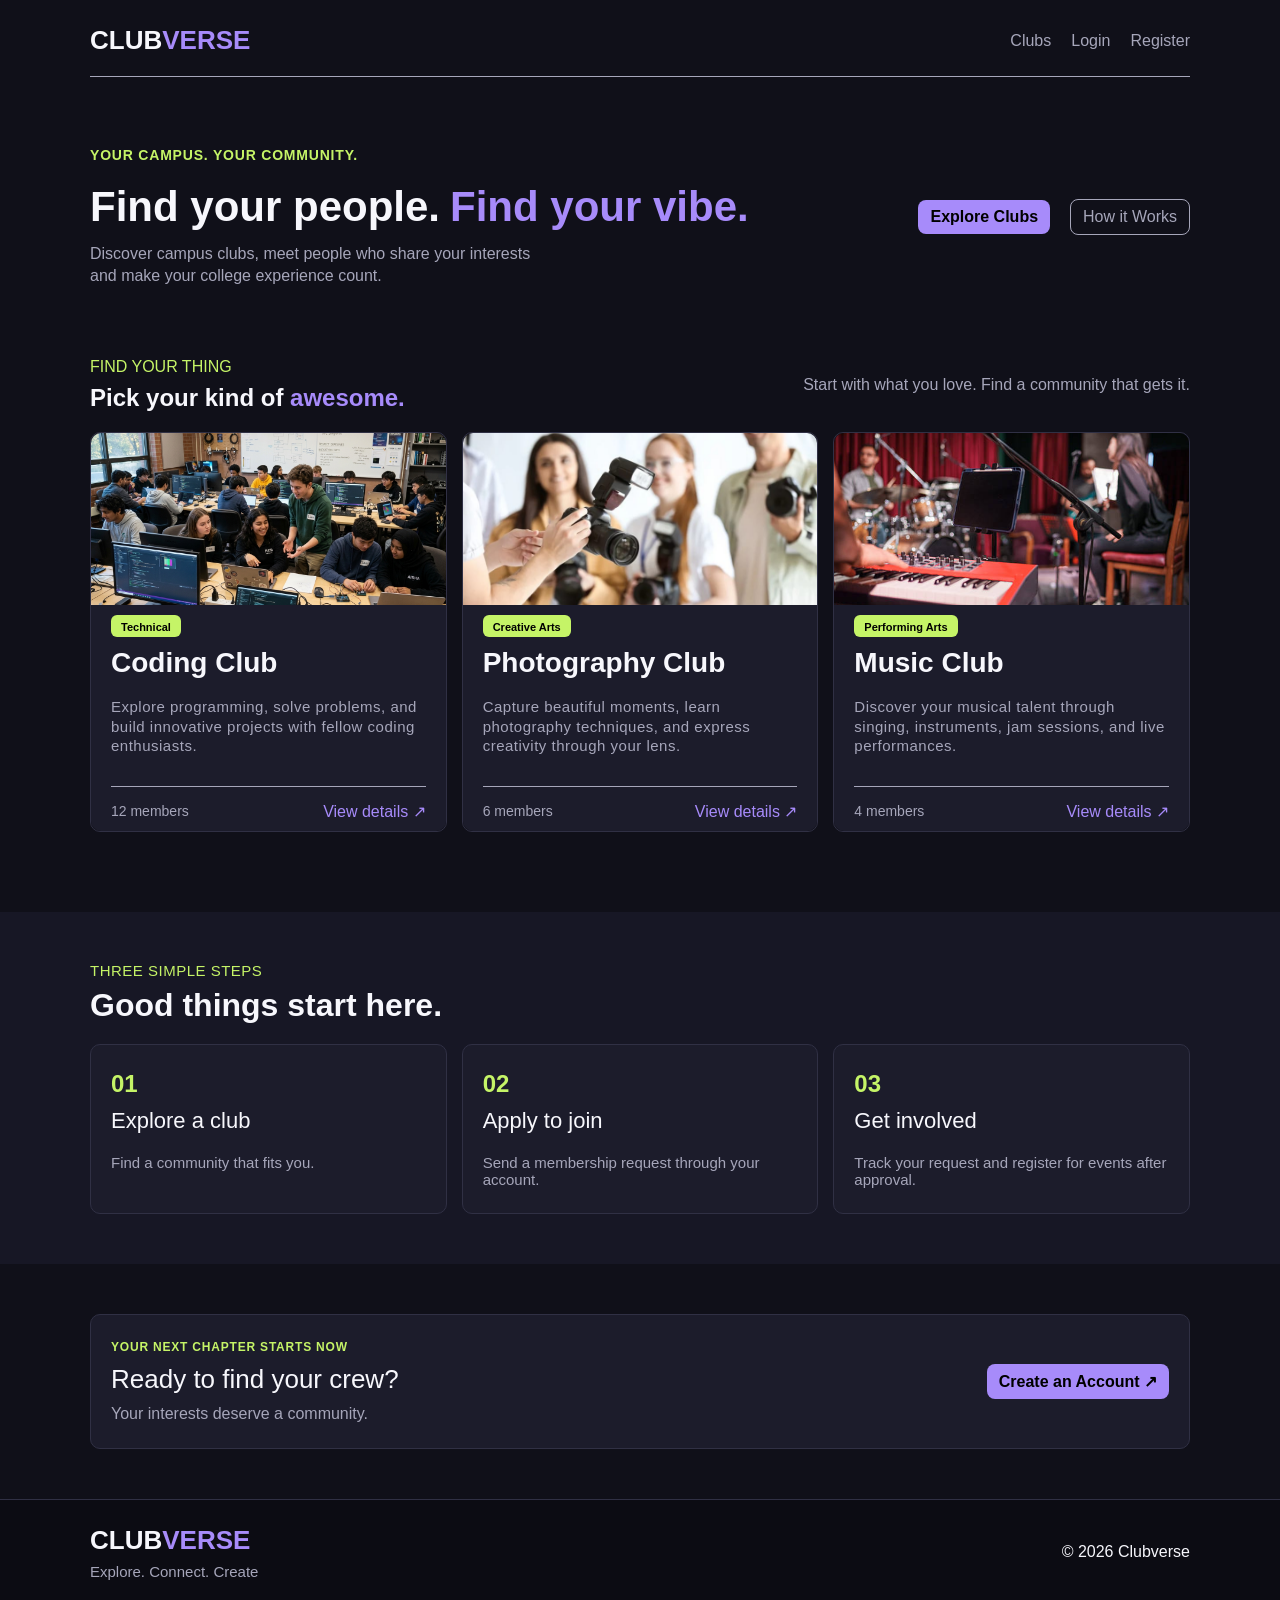
<file: index.html>
<!doctype html>
<html lang="en">
  <head>
    <meta charset="UTF-8" />
    <meta name="viewport" content="width=device-width, initial-scale=1.0" />
    <title>Clubverse | Home</title>
    <link rel="stylesheet" href="css/index.css" />
  </head>
  <body>
    <div class="container">
      <header class="heading">
        <p class="logo">CLUB<span>VERSE</span></p>

        <nav class="navigation">
          <!-- <a href="#clubs">Clubs</a>
          <a href="login.html">Login</a>
          <a href="register.html" class="register">Register</a>  -->
        </nav>
      </header>

      <section class="section-1">
        <div class="info">
          <p class="p-1">YOUR CAMPUS. YOUR COMMUNITY.</p>
          <h1>Find your people.<span>Find your vibe.</span></h1>
          <p class="p-2">
            Discover campus clubs, meet people who share your interests<br />and
            make your college experience count.
          </p>
        </div>

        <div class="explore">
          <a href="#clubs" class="a-1">Explore Clubs</a>
          <a href="#how-it-works" class="a-2">How it Works</a>
        </div> 
      </section>

      <section class="section-2" id="clubs">
        <div class="intro">
          <div class="div-1">
            <p class="p-1">FIND YOUR THING</p>
            <p class="p-2">Pick your kind of <span>awesome.</span></p>
          </div>
          <div class="div-2">
            <p>Start with what you love. Find a community that gets it.</p>
          </div>
        </div>

        <div class="cards">
          <!-- <div class="card">
            <div class="img">
              <img
                src="images/Gemini_Generated_Image_r3zuvur3zuvur3zu.png"
                alt="coding club"
              />
            </div>
            <div class="main-info">
              <div class="info">
                <span>TECHNICAL</span>
                <h2>Coding Club</h2>
                <p>
                  Turn ideas into code. Build projects, solve problems and grow
                  together.
                </p>
              </div>
              <div class="foot-info">
                <p>120 members</p>
                <a href="#">View details ↗</a>
              </div>
            </div>
          </div> -->
        </div>
      </section>
    </div>

    <div class="section-wrapper" id="how-it-works">
      <section class="section-3">
        <div class="intro">
          <p class="p-1">THREE SIMPLE STEPS</p>
          <p class="p-2">Good things start here.</p>
        </div>

        <div class="cards">
          <div class="card">
            <p class="p-1">01</p>
            <p class="p-2">Explore a club</p>
            <p class="p-3">Find a community that fits you.</p>
          </div>
          <div class="card">
            <p class="p-1">02</p>
            <p class="p-2">Apply to join</p>
            <p class="p-3">Send a membership request through your account.</p>
          </div>
          <div class="card">
            <p class="p-1">03</p>
            <p class="p-2">Get involved</p>
            <p class="p-3">
              Track your request and register for events after approval.
            </p>
          </div>
        </div>
      </section>
    </div>

    <div class="container hidden">
      <section class="section-4">
        <div class="cta">
          <p class="p-1">YOUR NEXT CHAPTER STARTS NOW</p>
          <p class="p-2">Ready to find your crew?</p>
          <p class="p-3">Your interests deserve a community.</p>
        </div>
        <a href="register.html">Create an Account ↗</a>
      </section>
    </div>

    <div class="foot-container">
      <footer>
        <div class="name">
          <p class="logo">CLUB<span>VERSE</span></p>
          <p class="p-1">Explore. Connect. Create</p>
        </div>
        <p class="cr">&copy; 2026 Clubverse</p>
      </footer>
    </div>

    <script src="js/storage.js"></script>
    <script src="js/common.js"></script>
     <script type="module" src="js/index.js"></script>
  </body>
</html>
</file>
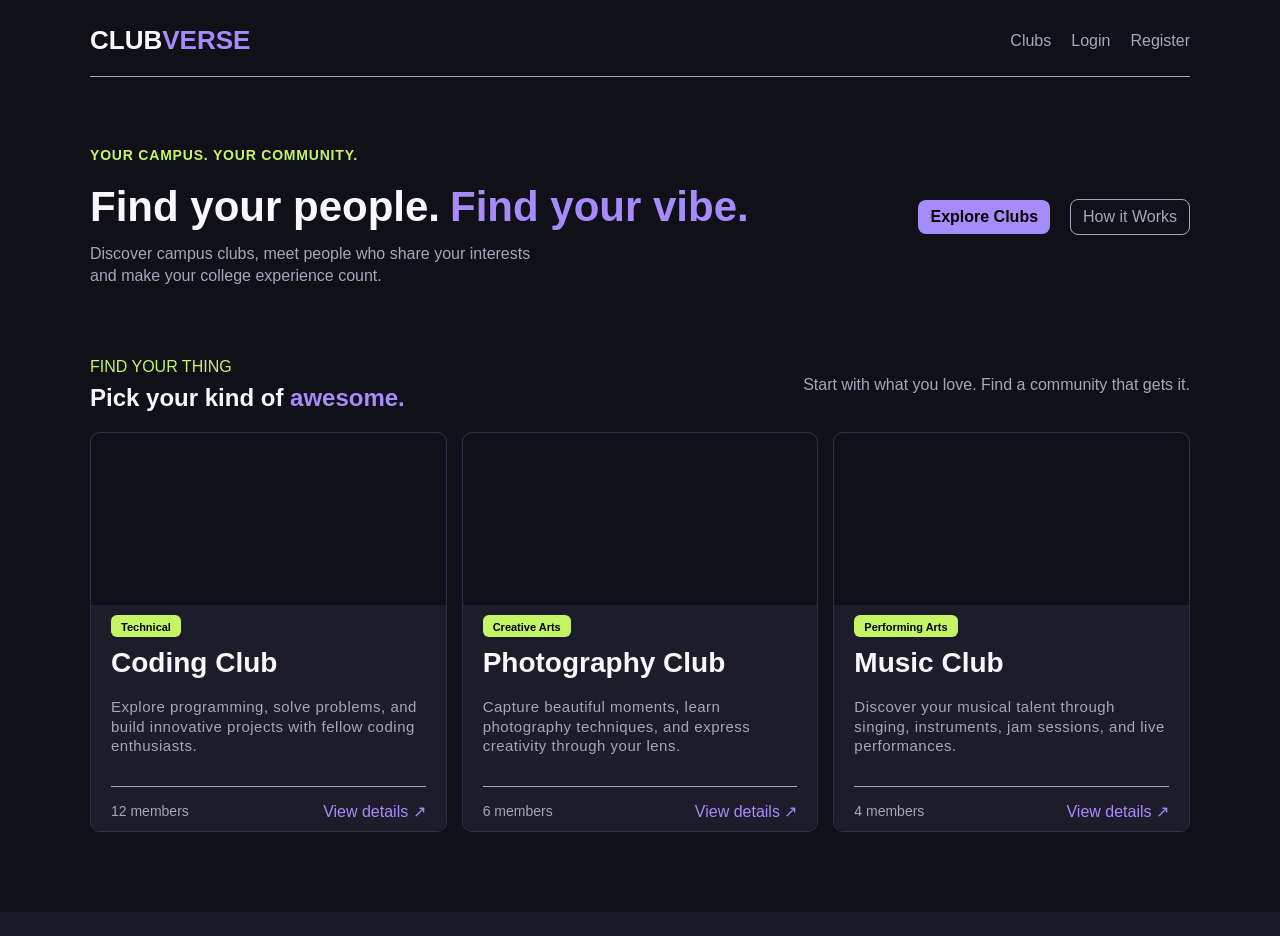
<file: add-club.html>
<!doctype html>
<html lang="en">
  <head>
    <meta charset="UTF-8" />
    <meta name="viewport" content="width=device-width, initial-scale=1.0" />
    <title>Add Club</title>
    <link rel="stylesheet" href="css/add-club.css" />
  </head>
  <body>
    <div class="container">
      <header>
        <div class="header-container">
          <a href="#" class="logo">CLUB<span>VERSE</span></a>
          <nav>
            <a href="admin-dashboard.html" class="navigation"
              >Admin Dashboard</a
            >
          </nav>
        </div>
      </header>
      <main>
        <section>
          <div class="form-container">
            <div class="club-form hidden">
              <div class="head">
                <h2 class="title">Add Club Details</h2>
                <a class="back" href="admin-dashboard.html">← Dashboard</a>
              </div>
              <form id="club-form">
                <div class="row">
                  <p>Id:</p>
                  <input
                    id="clubId"
                    type="text"
                    required
                    placeholder="enter club id (eg. coding, music)"
                  />
                </div>
                <div class="row">
                  <p>Name:</p>
                  <input
                    id="name"
                    type="text"
                    required
                    placeholder="club name"
                  />
                </div>
                <div class="row">
                  <p>Category:</p>
                  <input id="category" type="text" required />
                </div>
                <div class="t">
                  <p>Description:</p>
                  <textarea
                    id="description"
                    required
                    placeholder="description of club"
                  ></textarea>
                </div>
                <div class="t">
                  <p>About:</p>
                  <textarea
                    id="about"
                    required
                    placeholder="about club"
                  ></textarea>
                </div>
                <div class="t">
                  <p>Activities:</p>
                  <textarea id="activities" required></textarea>
                </div>
                <button id="btn">Create Club</button>
              </form>
            </div>

            <div class="event-form hidden">
              <div class="head">
                <h2 class="title">Add Event Details</h2>
                <a class="back" href="admin-dashboard.html">← Dashboard</a>
              </div>
              <form id="event-form">
                <div class="row">
                  <p>Id:</p>
                  <input
                    id="event-id"
                    type="text"
                    required
                    placeholder="enter club id (eg. coding, music)"
                  />
                </div>
                <div class="row">
                  <p>Name:</p>
                  <input
                    id="event-name"
                    type="text"
                    required
                    placeholder="event name"
                  />
                </div>
                <div class="row">
                  <p>Date:</p>
                  <input
                    id="event-date"
                    type="date"
                    required
                    placeholder="event name"
                  />
                </div>
                <div class="row">
                  <p>Time:</p>
                  <input
                    id="event-time"
                    type="time"
                    required
                    placeholder="event name"
                  />
                </div>
                <div class="row">
                  <p>Location:</p>
                  <input
                    id="location"
                    type="text"
                    required
                    placeholder="enter location"
                  />
                </div>
                <div class="t">
                  <p>Description:</p>
                  <textarea
                    id="event-desc"
                    required
                    placeholder="description of event"
                  ></textarea>
                </div>
                <button id="btn">Create event</button>
              </form>
            </div>
          </div>
        </section>
      </main>

      <script src="js/storage.js"></script>
      <script src="js/common.js"></script>
      <script type="module" src="js/add-club.js"></script>
    </div>
  </body>
</html>
</file>
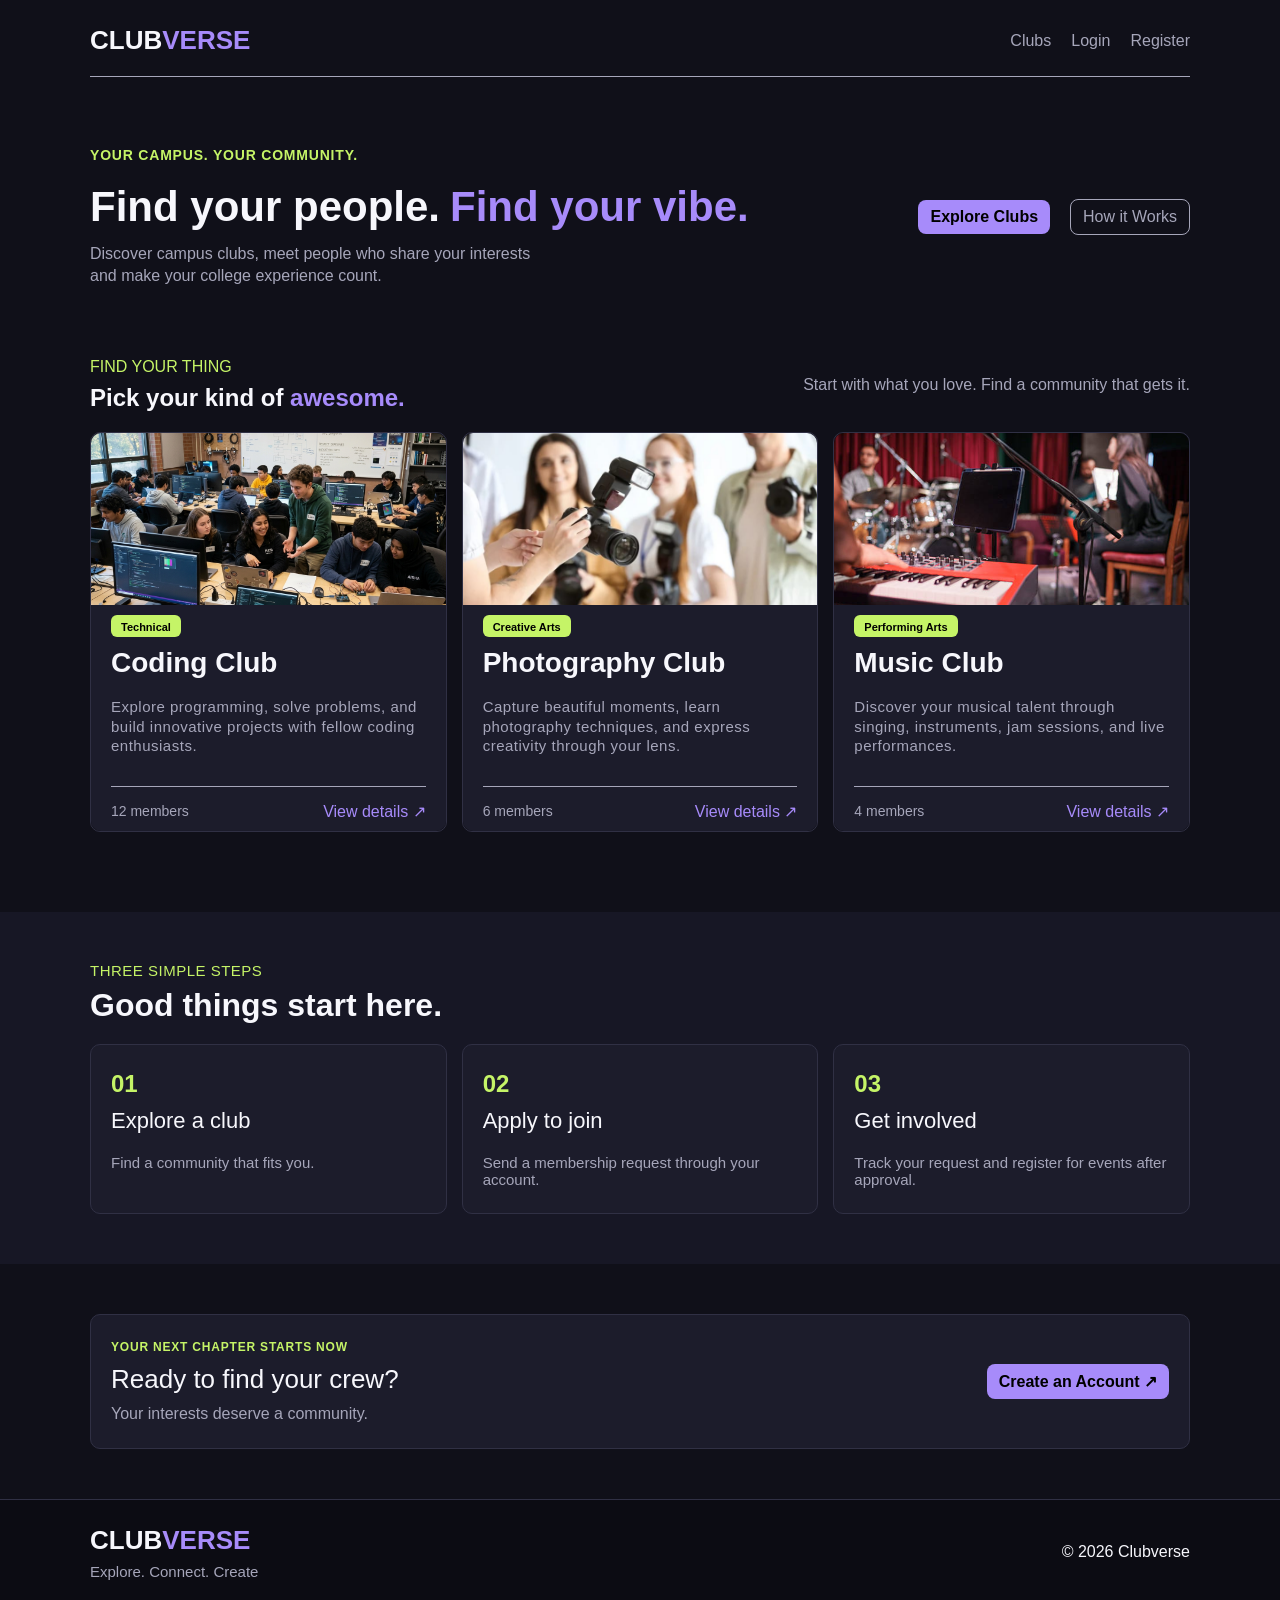
<file: admin-dashboard.html>
<!doctype html>
<html lang="en">
  <head>
    <meta charset="UTF-8" />
    <meta name="viewport" content="width=device-width, initial-scale=1.0" />
    <title>Admin Dashboard | Clubverse</title>
    <link rel="stylesheet" href="css/admin-dashboard.css" />
  </head>
  <body>
    <div class="container">
      <header class="heading">
        <div>
          <p class="logo">CLUB<span>VERSE</span></p>
        </div>
        <nav class="navigation">
          <a href="index.html">Home</a>
          <a href="club-admin.html">Manage Clubs</a>
          <a class="events">Events</a>
          <a id="log-out">Log out</a>
        </nav>
      </header>
      <main class="hero">
        <section class="section-1">
          <div class="intro">
            <p class="p1" id="admin-dash">ADMIN DASHBOARD</p>
            <h1>System overview</h1>
            <p class="p2">
              Manage clubs, events, membership requests and reports.
            </p>
          </div>
          <a href="club-admin.html">Manage Clubs</a>
        </section>

        <section class="section-2">
          <div class="report">
            <p class="p1">Total members</p>
            <p class="p2" id="total-members">325</p>
            <p class="p3">Across all clubs</p>
          </div>
          <div class="report">
            <p class="p1">Total clubs</p>
            <p class="p2" id="total-clubs">03</p>
            <p class="p3">Active clubs</p>
          </div>
          <div class="report">
            <p class="p1">Pending requests</p>
            <p class="p2" id="pending-requests">12</p>
            <p class="p3">Need review</p>
          </div>
          <div class="report">
            <p class="p1">Upcoming events</p>
            <p class="p2" id="upcoming-events">08</p>
            <p class="p3">Scheduled events</p>
          </div>
        </section>

        <section class="section-3">
          <div class="title">
            <div class="info">
              <p class="p1">CORE RECORDS</p>
              <p class="p2">Manage clubs</p>
            </div>
            <button class="club-btn">+ Add Club</button>
          </div>

          <div class="table-wrapper">
            <table id="clubs">
              <thead>
                <tr class="tr-1">
                <th>CLUB</th>
                <th>CATEGORY</th>
                <th>MEMBERS</th>
                <th>PENDING</th>
                <th>ACTIONS</th>
              </tr>
              </thead>

              <tbody id="club-table">
              </tbody>
              
            </table>  
          </div>
        </section>

        <section class="section-4">
          <div class="title">
            <p class="up-event">Upcoming events</p>
            <button class="event-btn">+ Add Event</button>
          </div>

          <div class="table-wrapper">
            <table id="events">
              <thead>
                <tr>
                <th>EVENT</th>
                <th>CLUB</th>
                <th>DATE</th>
                <th>REGISTRATIONS</th>
                <th>ACTIONS</th>
              </tr>
              </thead>
              <tbody id="event-table">

              </tbody>
              
            </table>
          </div>
        </section>
      </main>
    </div>
    <footer>
      <div class="foot-container">
        <div>
          <p class="logo">CLUB<span>VERSE</span></p>
        </div>
        <a href="#admin-dash">Admin Dashboard</a>
      </div>
    </footer>

    <div class="remove-container hidden">
      <div class="validation h">
        <p>Are you sure you want to remove this <span class="c">club</span><span class="e">event</span></p>
        <div class="btn-container">
          <button id="no">No</button>
          <button id="yes">Yes</button>
        </div>
      </div>
      <div class="confirmation h">
        <p><span class="c">Club</span><span class="e">event</span> removed successfully</p>
      </div>
    </div>

    <script src="js/storage.js"></script>
    <script src="js/common.js"></script>
    <script type="module" src="js/admin-dashboard.js"></script>
  </body>
</html>
</file>
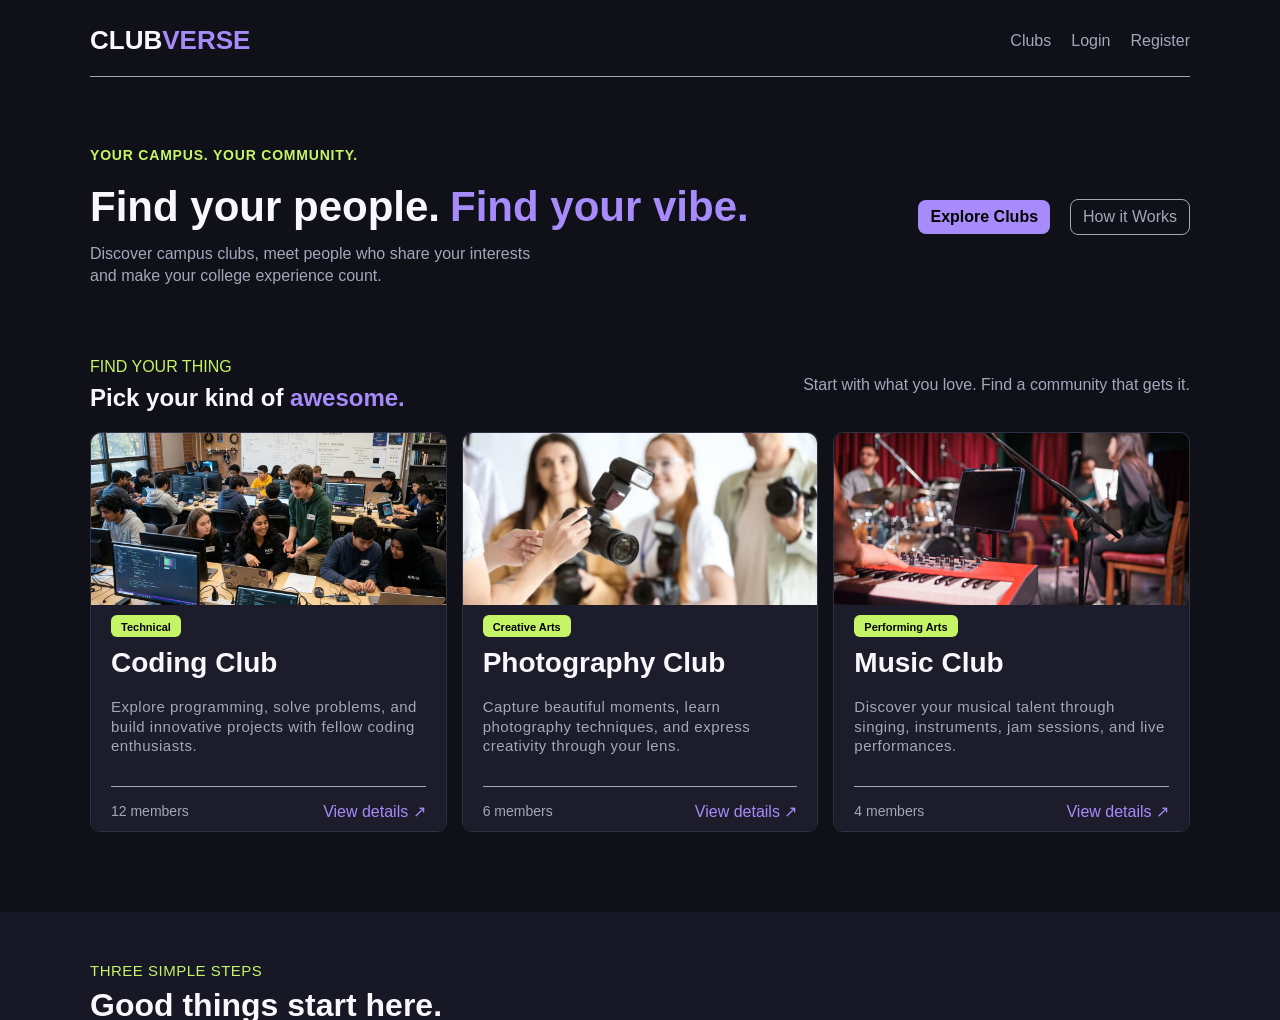
<file: club-admin.html>
<!doctype html>
<html lang="en">
  <head>
    <meta charset="UTF-8" />
    <meta name="viewport" content="width=device-width, initial-scale=1.0" />
    <title>Club Membership | Clubverse</title>
    <link rel="stylesheet" href="css/club-admin.css" />
  </head>
  <body>
    <div class="container">
      <header class="heading">
        <p class="logo">CLUB<span>VERSE</span></p>
        <nav class="navigation">
          <a href="index.html">Home</a>
          <a href="admin-dashboard.html">Admin Dashboard</a> 
          <a href="events.html">Events</a>
          <a id="log-out">Log out</a>
        </nav>
      </header>
      <main>
        <section class="section-1">
          <div class="intro">
            <p class="p-1">CLUB MANAGEMENT</p>
            <h1>Club members & requests</h1>
            <p class="p-2">
              Choose a club to review active members and applications.
            </p>
          </div>
          <a href="admin-dashboard.html" class="dashboard"> ← Dashboard </a>
        </section>

        <section class="section-2">
          <div class="club-selection">
            <label for="club">Select club</label>
            <select id="club"></select>
          </div>
          <div class="status">
            <div class="active">
              <p class="p-1">Active members</p>
              <p class="p-2 members"></p>
            </div>
            <div class="pending">
              <p class="p-1">Pending requests</p>
              <p class="p-2 pendin"></p>
            </div>
          </div>
        </section>

        <section class="section-3">
          <p>Members</p>
          <div class="search-members">
            <div class="search-bar">
              <label for="members">Search members</label>
              <input
                type="text"
                id="members"
                placeholder="Name or Student ID"
              />
            </div>
            <div class="table-wrapper">
              <table>
                <thead>
                  <tr>
                    <th>NAME</th>
                    <th>STUDENT ID</th>
                    <th>EMAIL</th>
                    <th>JOINED ON</th>
                  </tr>
                </thead>

                <tbody id="approved-container"></tbody>
              </table>
            </div>
          </div>
        </section>

        <section class="section-4">
          <div class="requests">
            <p>Pending requests</p>
            <span class="pr"></span>
          </div>

          <div class="section-4-cont">
            <div class="search">
              <input type="text" id="search" placeholder="Name or Student ID" />
            </div>

            <div class="table-wrapper">
              <table>
                <thead>
                  <tr>
                    <th>APPLICANT</th>
                    <th>STUDENT ID</th>
                    <th>APPLIED ON</th>
                    <th>DECISION</th>
                  </tr>
                </thead>

                <tbody id="pending-container">
                  <tr id="bye">
                    <td>ansari mahtab</td>
                    <td>stu10</td>
                    <td>12 oct 2026</td>
                    <td>
                      <button id="hi">appove</button>
                      <button id="hello">reject</button>
                    </td>
                  </tr>
                </tbody>
              </table>
            </div>
          </div>
        </section>

        <div class="overlay">
          <div class="popup-1 popup">
            <p id="confirmation">
              Are you sure you want to reject this request ?
            </p>
            <div class="btn-container">
              <button id="no" class="b">No</button>
              <button id="yes" class="b">Yes</button>
            </div>
          </div>
          <div class="popup-2 popup">
            <p>Rejected sucessfully</p>
          </div>
        </div>
      </main>
    </div>

    <footer>
      <div class="foot">
        <p class="logo">CLUB<span>VERSE</span></p>
        <a href="#">Club Membership Management</a>
      </div>
    </footer>

    <script src="js/storage.js"></script>
    <script src="js/common.js"></script>
    <script type="module" src="js/club-admin.js"></script>
  </body>
</html>
</file>
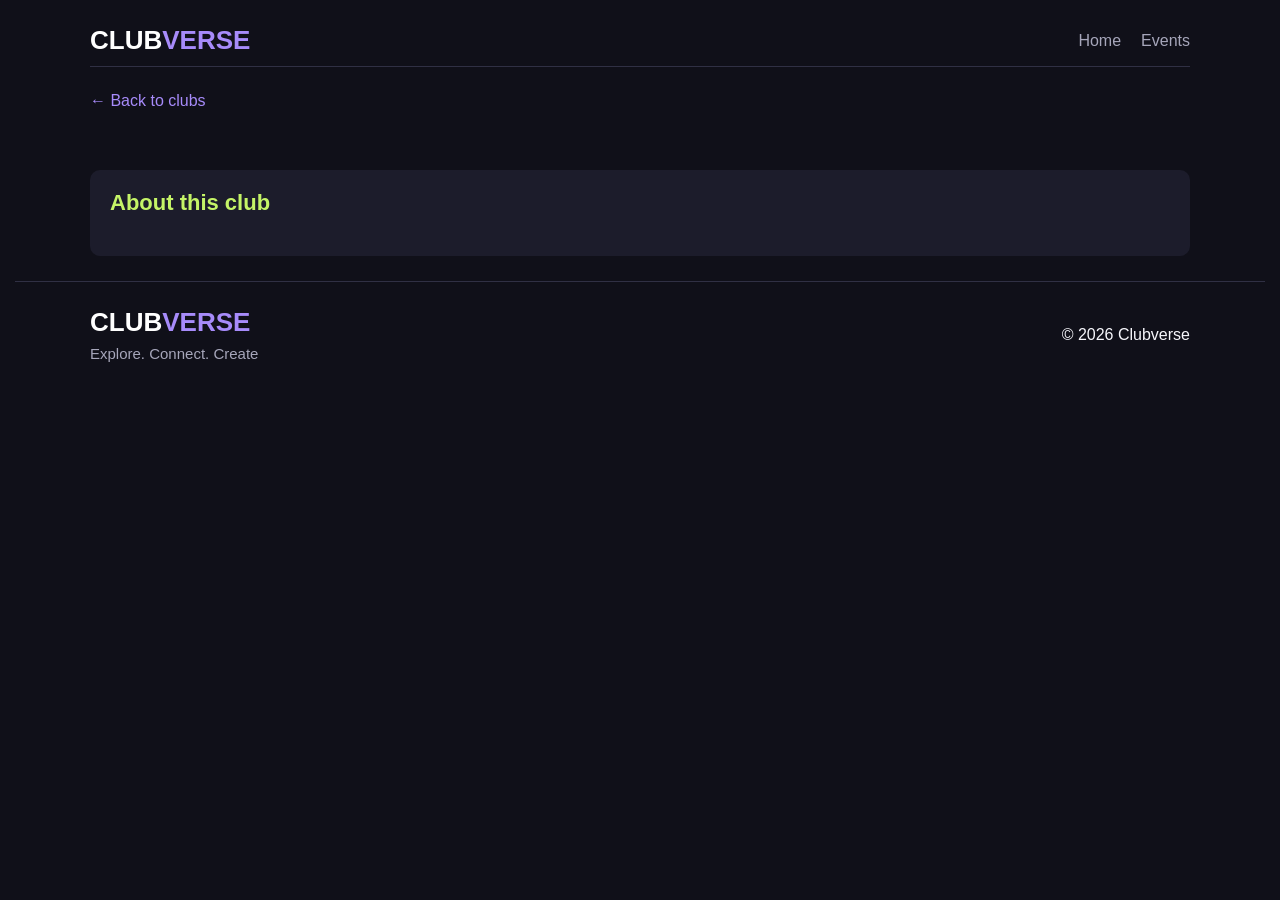
<file: club-details.html>
<!doctype html>
<html lang="en">
  <head>
    <meta charset="UTF-8" />
    <meta name="viewport" content="width=device-width, initial-scale=1" />
    <title>Club Details | Clubverse</title>
    <link rel="stylesheet" href="css/club-details.css" />
  </head>
  <body>
    <div class="container">
       <header>
      <nav class="navigation">
        <a class="logo" href="#">CLUB<span>VERSE</span></a>
        <div class="links">
          <a href="index.html">Home</a>
          <a href="events.html">Events</a>
        </div>
      </nav>  
    </header>

    <main class="container page">
      <a class="a-1" href="index.html#clubs">← Back to clubs</a>

      <section class="details" id="club-details">
        <!-- <div class="img">
          <img src="images/coding.png">
        </div>
        <div class="club-info">
          <h2 class="p-1">Coding Club</h2>
          <p class="p-2">Technical</p>
          <p class="p-3">Learn programming and build projects</p>
          <p class="p-4">Members: <span>120</span></p>
          <p class="p-5">Activities: <span>Coding sessions, Hackathons, Workshops</span></p>
          <button>Join club</button>
        </div> -->
      </section>

      <div class="about">
        <p class="p-1">About this club</p>
        <p id="about-club" class="p-2">
          <!-- The Coding Club is a community for students passionate about programming and technology. Members explore different programming languages, improve their problem-solving skills, participate in coding competitions, and collaborate on real-world projects. It provides an environment to learn, experiment, and grow as developers. -->
        </p>
      </div>
    </main>
    </div>
   

    <div class="foot-container">
      <footer>
        <div class="name">
          <p class="logo">CLUB<span>VERSE</span></p>
          <p class="p-1">Explore. Connect. Create</p>
        </div>
        <p class="cr">&copy; 2026 Clubverse</p>
      </footer>
    </div>

    <script src="js/storage.js"></script>
    <script src="js/common.js"></script>
    <script type="module" src="js/club-details.js"></script>
  </body>
</html>
</file>
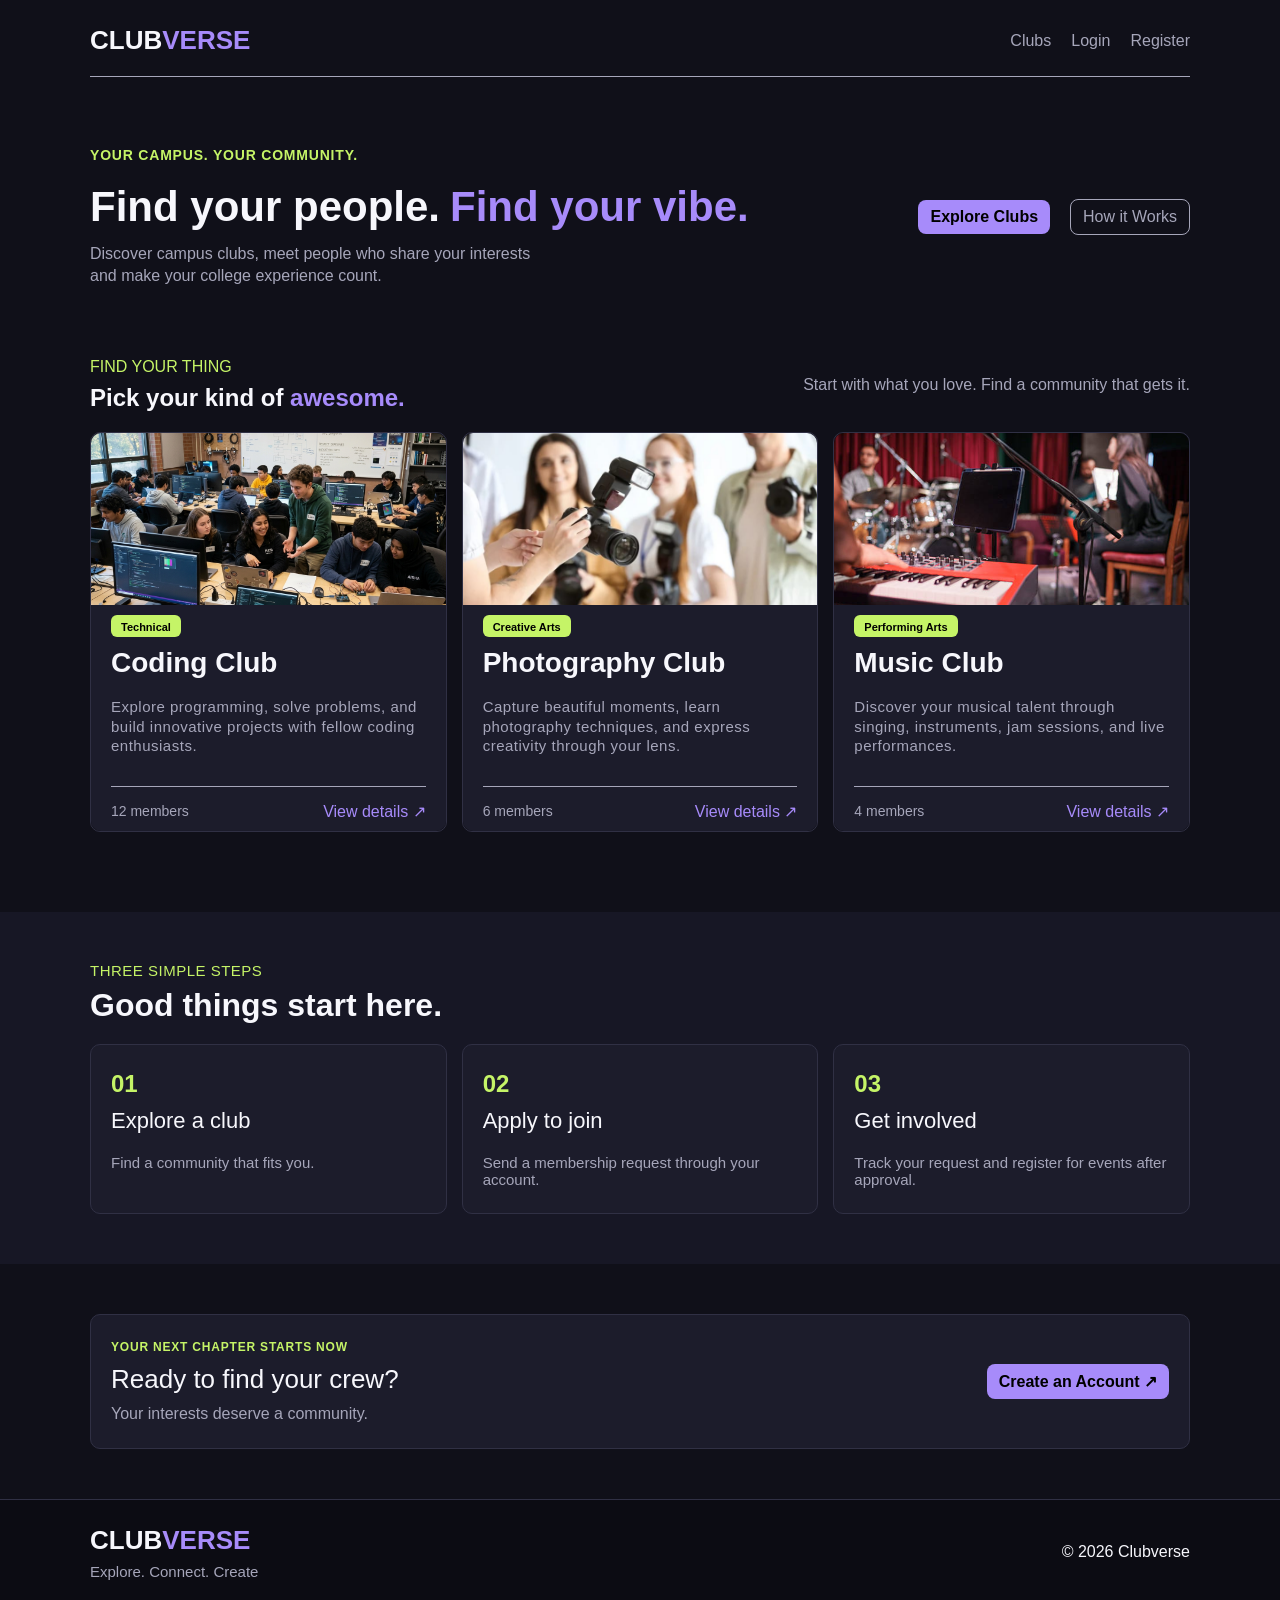
<file: edit-club.html>
<!doctype html>
<html lang="en">
  <head>
    <meta charset="UTF-8" />
    <meta name="viewport" content="width=device-width, initial-scale=1.0" />
    <title>Edit club details</title>
    <link rel="stylesheet" href="css/edit-clubs.css" />
  </head>
  <body>
    <div class="container">
      <header>
        <div class="header-container">
          <a href="#" class="logo">CLUB<span>VERSE</span></a>
          <nav>
            <a href="admin-dashboard.html" class="navigation"
              >Admin Dashboard</a
            >
          </nav>
        </div>
      </header>
      <div class="form-container club hidden">
        <div class="club-form">
          <div class="head">
            <h2 class="title">Edit Club Details</h2>
            <a class="back" href="admin-dashboard.html">← Dashboard</a>
          </div>
          <form id="club-form">
            <div class="row">
              <p>Name:</p>
              <input id="name" type="text" required placeholder="club name" />
            </div>
            <div class="row">
              <p>Category:</p>
              <input id="category" type="text" required />
            </div>
            <div class="t">
              <p>Description:</p>
              <textarea
                id="description"
                required
                placeholder="description of club"
              ></textarea>
            </div>
            <div class="t">
              <p>Activities:</p>
              <textarea id="activities" required></textarea>
            </div>
            <div class="t">
              <p>About:</p>
              <textarea
                id="about"
                required
                placeholder="about the club"
              ></textarea>
            </div>
            <button id="btn">Edit Club</button>
            <a href="admin-dashboard.html" class="b">← Back to Dashboard</a>
          </form>
        </div>
      </div>
      <div class="form-container event hidden">
        <div class="event-form">
          <div class="head">
            <h2 class="title">Edit Event Details</h2>
            <a class="back" href="admin-dashboard.html">← Dashboard</a>
          </div>
          <form id="event-form">
            <div class="row">
              <p>Club Id:</p>
              <input id="club-id" type="text" />
            </div>
            <div class="row">
              <p>Name:</p>
              <input id="evt-name" type="text" required />
            </div>
            <div class="row">
              <p>Date:</p>
              <input id="date" type="text" required />
            </div>
            <div class="row">
              <p>Time:</p>
              <input type="time" id="time" required />
            </div>
            <div class="row">
              <p>Location:</p>
              <input type="text" id="location" required />
            </div>
            <div class="t">
              <p>Description:</p>
              <textarea
                id="evt-description"
                required
                placeholder="description of club"
              ></textarea>
            </div>
            <button id="btn">Edit Event</button>
            <a href="admin-dashboard.html" class="b">← Back to Dashboard</a>
          </form>
        </div>
      </div>
    </div>

    <script src="js/storage.js"></script>
    <script src="js/common.js"></script>
    <script type="module" src="js/edit-club.js"></script>
  </body>
</html>
</file>
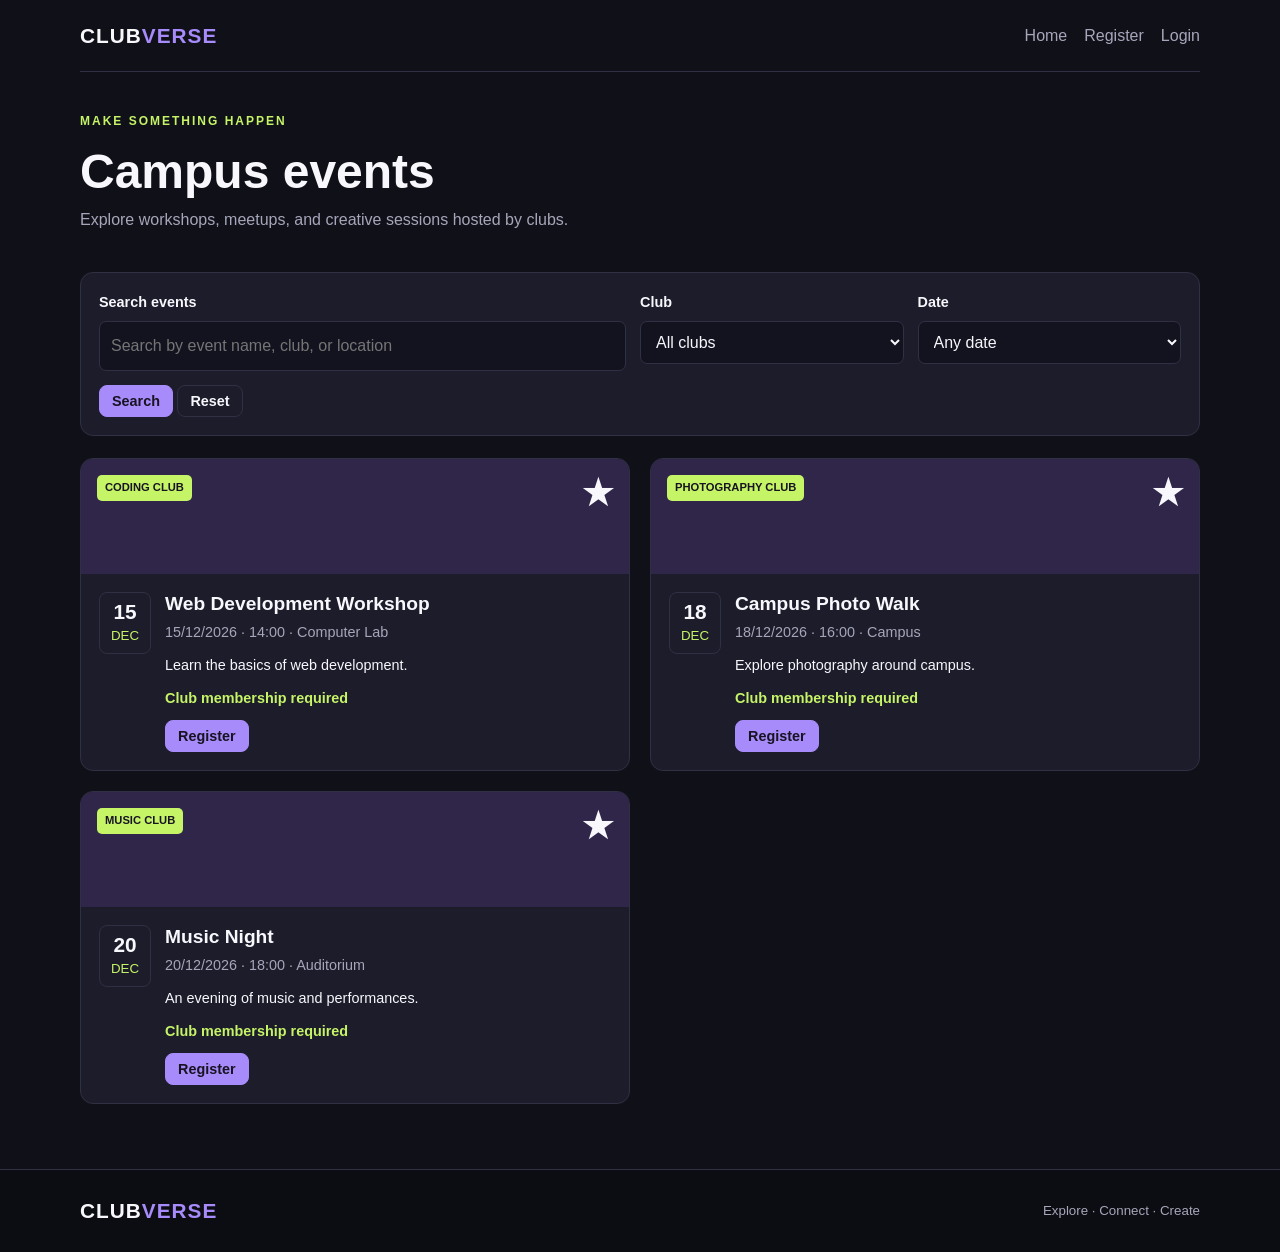
<file: events.html>
<!doctype html>
<html lang="en">
  <head>
    <meta charset="UTF-8" />
    <meta name="viewport" content="width=device-width, initial-scale=1" />
    <title>Events | Clubverse</title>
    <link rel="stylesheet" href="css/common.css" />
    <link rel="stylesheet" href="css/events.css" />
  </head>
  <body>
    <header>
      <nav class="container nav">
        <a class="logo" href="index.html">CLUB<span>VERSE</span></a>
        <div class="links">
          <!-- <a href="index.html">Home</a> -->
        </div>
      </nav>
    </header>
    <main class="container page">
      <div class="page-heading">
        <div>
          <p class="eyebrow">MAKE SOMETHING HAPPEN</p>
          <h1>Campus events</h1>
          <p class="muted">
            Explore workshops, meetups, and creative sessions hosted by clubs.
          </p>
        </div>
      </div>

      <section class="card filter-bar" aria-label="Filter events">
        <div class="field">
          <label for="search">Search events</label>
          <input
            id="search"
            type="search"
            placeholder="Search by event name, club, or location"
          />
        </div>
        <div class="field">
          <label for="club">Club</label>
          <select id="club">
            <option value="all">All clubs</option>
          </select>
        </div>
        <div class="field">
          <label for="date">Date</label>
          <select id="date">
            <option value="any">Any date</option>
            <option value="this-week">This week</option>
            <option value="this-month">This month</option>
          </select>
        </div>
        <div class="filter-actions">
          <button id="search-btn" type="button" class="btn small">Search</button>
          <button id="reset-btn" type="button" class="btn small outline">
            Reset
          </button>
        </div>
      </section>

      <div id="events-grid" class="grid two"></div>
    </main>
    <footer>
      <div class="container footer">
        <a class="logo" href="index.html">CLUB<span>VERSE</span></a>
        <small>Explore · Connect · Create</small>
      </div>
    </footer>
    <script src="js/storage.js"></script>
    <script src="js/common.js"></script>
    <script type="module" src="js/events.js"></script>
  </body>
</html>
</file>
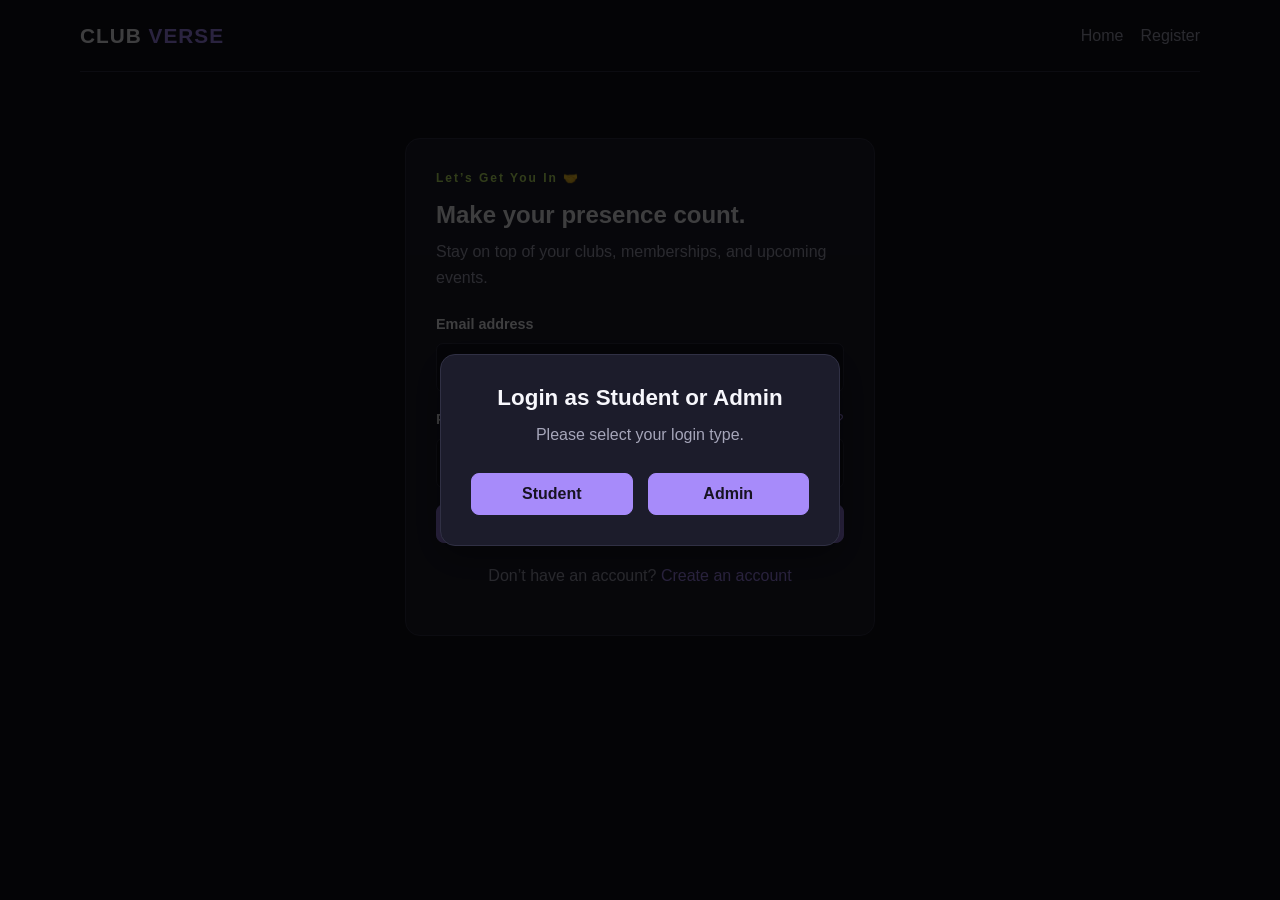
<file: login.html>
<!doctype html>
<html lang="en">
  <head>
    <meta charset="UTF-8" />
    <meta name="viewport" content="width=device-width, initial-scale=1.0" />
    <title>Login | Clubverse</title>
    <link rel="stylesheet" href="css/login.css" />
  </head>
  <body>
    <!-- Student / Admin Popup -->
    <div id="login-role-popup" class="popup-overlay">
      <div class="popup-box" role="dialog" aria-modal="true" aria-labelledby="popup-title">
        <h2 id="popup-title">Login as Student or Admin</h2>
        <p>Please select your login type.</p>

        <div class="popup-buttons">
          <button type="button" id="student-login-btn">Student</button>
          <button type="button" id="admin-login-btn">Admin</button>
        </div>
      </div>
    </div>

    <header>
      <nav class="container nav">
        <a class="logo" href="index.html"> CLUB <span> VERSE</span></a>
        <div class="links">
          <a href="index.html"> Home </a>
          <a href="register.html"> Register </a>
        </div>
      </nav>
    </header>

    <main class="auth">
      <section class="card form-card login-card">
        <p class="eyebrow">Let’s Get You In 🤝</p>
        <h1>Make your presence count.</h1>
        <p class="muted">
          Stay on top of your clubs, memberships, and upcoming events.
        </p>

        <form id="login-form">
          <div class="field">
            <label for="email"> Email address </label>
            <input
              id="email"
              type="email"
              required
              placeholder="you@example.com"
            />
          </div>

          <div class="field" id="student-id-field" hidden>
            <label for="student-id">Student ID / Admin ID</label>
            <input
              id="student-id"
              type="text"
              placeholder="Enter your Student ID or Admin ID"
              autocomplete="off"
            />
          </div>

          <div class="field" id="password-field">
            <div class="pswrd">
              <label for="password"> Password </label>
              <p id="forgot-password" role="button" tabindex="0">
                forgot password?
              </p>
            </div>

            <div class="password-wrapper">
              <input
                id="password"
                type="password"
                required
                placeholder="Enter your password"
              />
              <button
                type="button"
                id="togglePassword"
                class="toggle-password"
                aria-label="Show password"
              >
                <svg
                  id="eyeOpen"
                  xmlns="http://www.w3.org/2000/svg"
                  width="20"
                  height="20"
                  viewBox="0 0 24 24"
                  fill="none"
                  stroke="currentColor"
                  stroke-width="2"
                  stroke-linecap="round"
                  stroke-linejoin="round"
                >
                  <path d="M1 12s4-8 11-8 11 8 11 8-4 8-11 8-11-8-11-8z"></path>
                  <circle cx="12" cy="12" r="3"></circle>
                </svg>

                <svg
                  id="eyeClosed"
                  style="display: none"
                  xmlns="http://www.w3.org/2000/svg"
                  width="20"
                  height="20"
                  viewBox="0 0 24 24"
                  fill="none"
                  stroke="currentColor"
                  stroke-width="2"
                  stroke-linecap="round"
                  stroke-linejoin="round"
                >
                  <path
                    d="M17.94 17.94A10.07 10.07 0 0 1 12 20c-7 0-11-8-11-8a18.45 18.45 0 0 1 5.06-5.94M9.9 4.24A9.12 9.12 0 0 1 12 4c7 0 11 8 11 8a18.5 18.5 0 0 1-2.16 3.19m-6.72-1.07a3 3 0 1 1-4.24-4.24"
                  ></path>
                  <line x1="1" y1="1" x2="23" y2="23"></line>
                </svg>
              </button>
            </div>
          </div>

          <p id="login-error" class="muted"></p>
          <button class="btn full" type="submit">Log In</button>

          <p class="muted log">
            Don’t have an account?
            <a href="register.html"> Create an account </a>
          </p>
        </form>
      </section>
    </main>

    <script src="js/common.js"></script>
    <script src="js/storage.js"></script>
    <script type="module" src="js/login.js"></script>
  </body>
</html>
</file>
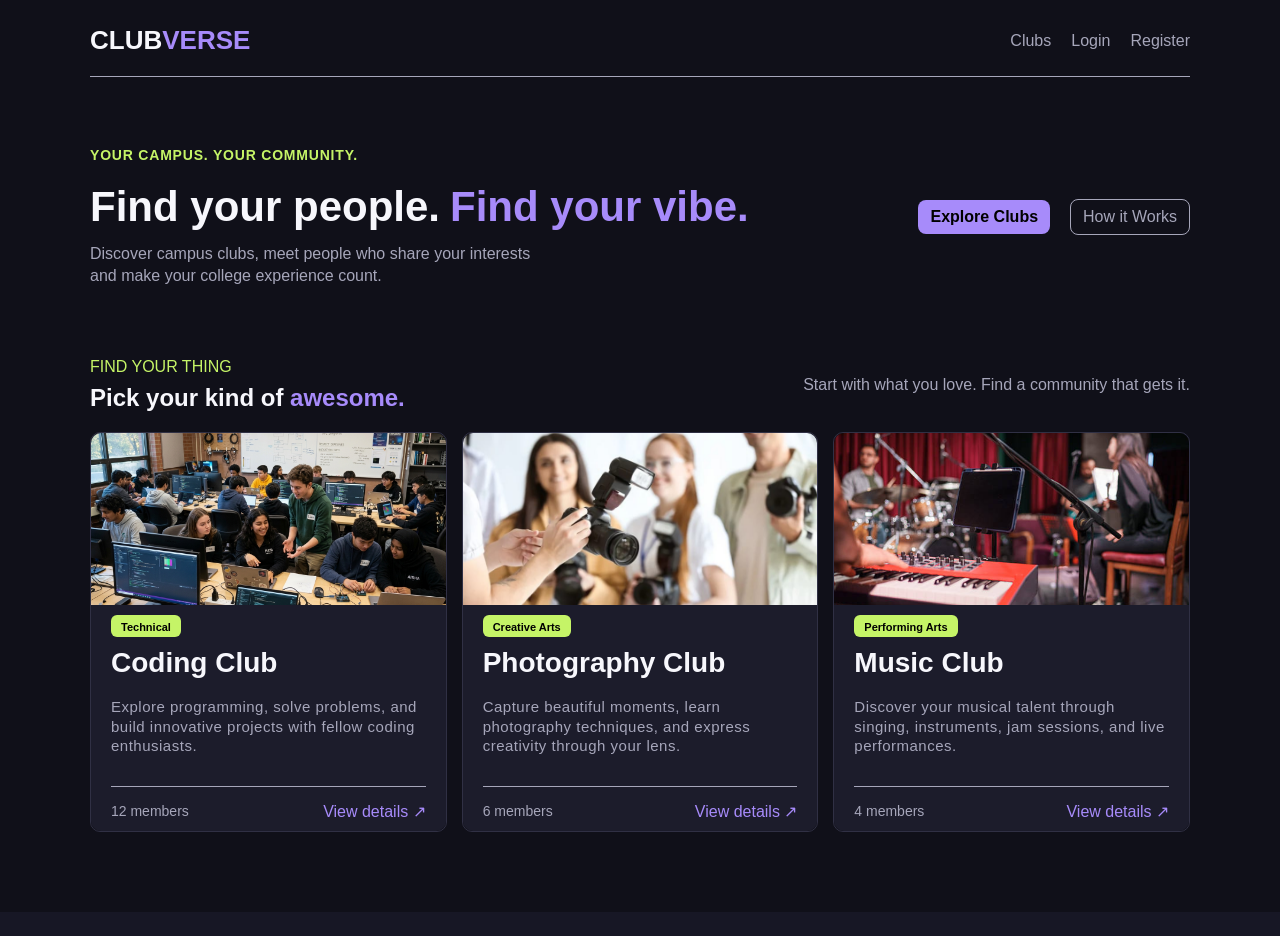
<file: member-dashboard.html>
<!doctype html>
<html lang="en">
  <head>
    <meta charset="UTF-8" />
    <meta name="viewport" content="width=device-width, initial-scale=1" />
    <title>Member Dashboard | Clubverse</title>
    <link rel="stylesheet" href="css/common.css" />
    <link rel="stylesheet" href="css/member-dashboard.css" />
  </head>
  <body>
    <header>
      <nav class="container nav">
        <a class="logo" href="index.html">CLUB<span>VERSE</span></a>
        <div class="links">
          <a href="index.html">Home</a><a href="events.html">Events</a
          ><a href="profile.html">Profile</a>
          <a id="log-out">Log out</a>
        </div>
      </nav>
    </header>
    <main class="container page">
      <div class="page-heading">
        <div>
          <h1>Hey, Alex 👋</h1>
          <p class="muted">Here’s what’s happening with your campus life.</p>
        </div>
        <a class="btn" href="index.html#clubs">Explore Clubs</a>
      </div>
      <div class="grid three stats">
        <article class="card inside">
          <p class="muted">My clubs</p>
          <strong>02</strong><small>Joined or requested</small>
        </article>
        <article class="card inside">
          <p class="muted">Pending requests</p>
          <strong>01</strong><small>Waiting for review</small>
        </article>
        <article class="card inside">
          <p class="muted">Registered events</p>
          <strong>02</strong><small>Upcoming events</small>
        </article>
      </div>
      <section class="section">
        <div class="heading">
          <div>
            <p class="eyebrow">YOUR CLUBS</p>
            <h2>Membership status</h2>
          </div>
        </div>
        <div class="grid two">
          <article class="card inside membership">
            <div>
              <h3>Coding Club</h3>
              <p class="muted">Technical</p>
              <span class="status approved">Approved</span>
              <a href="club-details.html?page=coding">View club ↗</a>
            </div>
          </article>
          <article class="card inside membership">
            <div>
              <h3>Photography Club</h3>
              <p class="muted">Creative Arts</p>
              <span class="status pending">Pending approval</span>

              <a href="club-details.html?page=photography">View club ↗</a>
            </div>
          </article>
        </div>
      </section>
      <section class="card inside">
        <div class="heading">
          <div>
            <h2>Registered events</h2>
          </div>
          <a href="events.html">Browse events →</a>
        </div>
        <div class="event-row">
          <div class="date"><b>24</b><small>OCT</small></div>
          <div class="event-info">
            <h3>Intro to Web Development</h3>
            <p class="muted">Coding Club · 2:00 PM</p>
            <p>Location: <span class="muted">Computer Lab</span></p>
          </div>
        </div>
      </section>
    </main>
    <footer>
      <div class="container footer">
        <a class="logo" href="index.html">CLUB<span>VERSE</span></a
        ><small>Member Dashboard</small>
      </div>
    </footer>
  </body>

  <script src="js/storage.js"></script>
  <script src="js/common.js"></script>
<script type="module" src="js/member-dashbord.js"></script>
</html>
</file>
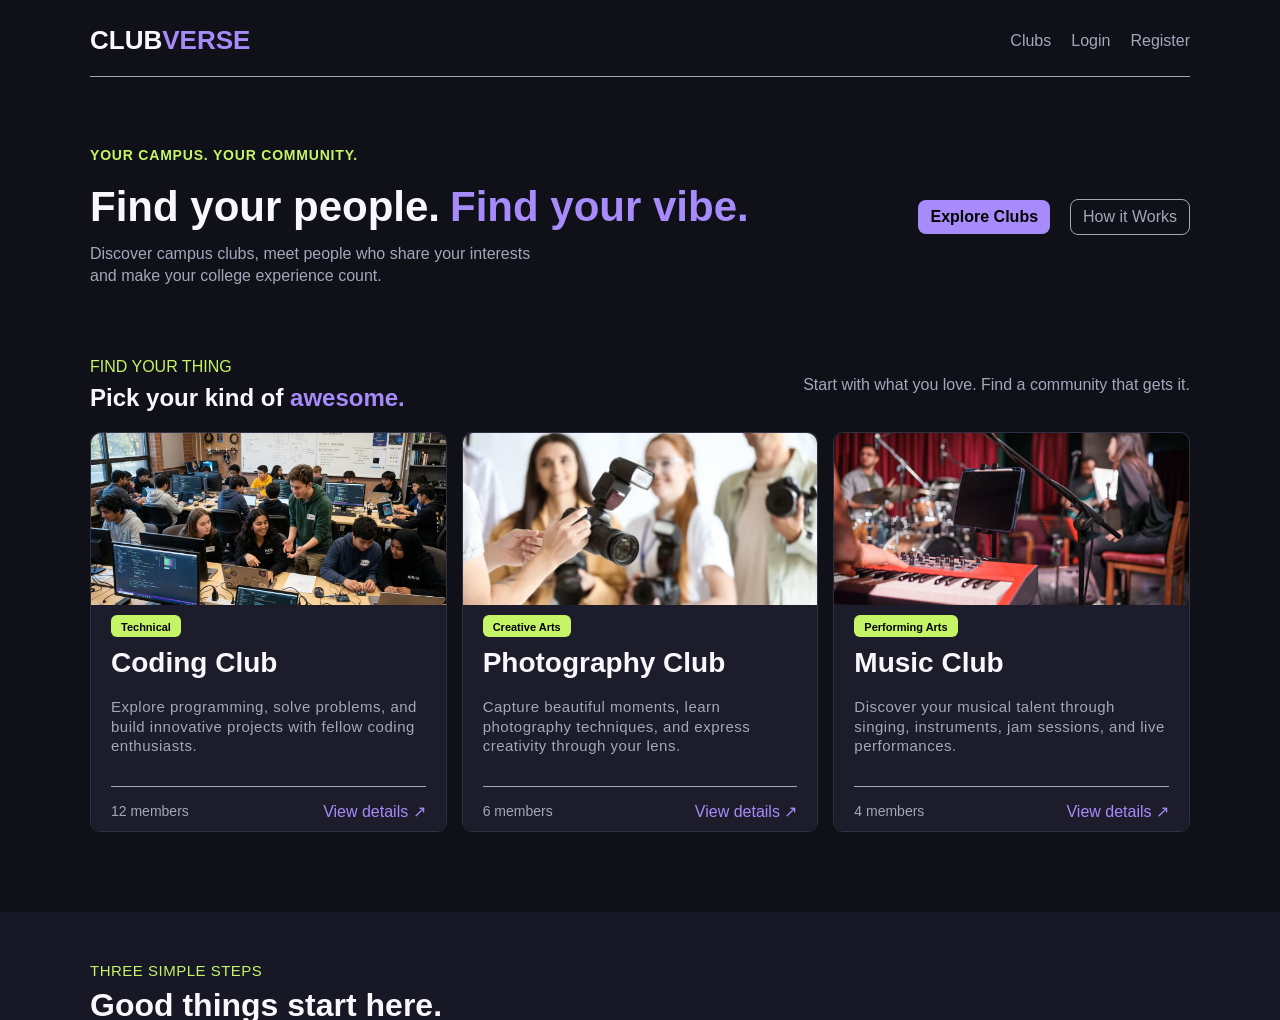
<file: profile.html>
<!doctype html>
<html lang="en">
  <head>
    <meta charset="UTF-8" />
    <meta name="viewport" content="width=device-width, initial-scale=1" />
    <title>Profile | Clubverse</title>
    <link rel="stylesheet" href="css/common.css" />
    <link rel="stylesheet" href="css/profile.css" />
  </head>
  <body>
    <header>
      <nav class="container nav">
        <a class="logo" href="index.html">CLUB<span>VERSE</span></a>
        <div class="links">
          <a href="member-dashboard.html">Dashboard</a>
          <a href="events.html">Events</a>
          <a id="log-out" href="login.html">Log out</a>
        </div>
      </nav>
    </header>
    <main class="container page profile-page">
      <div class="page-heading">
        <div>
          <h1>My profile</h1>
          <p class="muted">Manage your personal information.</p>
        </div>
      </div>
      <section class="card form-card">
        <div class="profile-top">
          <div class="avatar" id="profile-avatar">A</div>
          <div>
            <h2 id="profile-display-name">Alex Student</h2>
            <p class="muted" id="profile-display-role">Member</p>
          </div>
        </div>
        <form action="#" id="profile-form">
          <div class="form-grid">
            <div class="field">
              <label for="name">Full name</label>
              <input id="name" type="text" placeholder="Enter your full name" />
            </div>
            <div class="field">
              <label for="email">Email address</label>
              <input id="email" type="email" placeholder="you@example.com" />
            </div>
            <div class="field wide">
              <label for="password">Password</label>
              <div style="display: flex; gap: 8px; align-items: center">
                <input
                  id="password"
                  type="password"
                  placeholder="Enter your password"
                />
                <button
                  type="button"
                  id="toggle-password"
                  class="btn small outline"
                >
                  Show
                </button>
              </div>
            </div>
            <div class="field">
              <label for="course">Course / Department</label>
              <input id="course" type="text" placeholder="e.g. B.Tech CSE" />
            </div>
            <div class="field">
              <label for="year">Year of study</label>
              <select id="year">
                <option value="">Select year</option>
                <option value="1st Year">1st Year</option>
                <option value="2nd Year">2nd Year</option>
                <option value="3rd Year">3rd Year</option>
                <option value="4th Year">4th Year</option>
              </select>
            </div>
            <div class="field wide">
              <label for="bio">About me</label>
              <textarea
                id="bio"
                rows="4"
                placeholder="Tell your clubs a little about yourself"
              ></textarea>
            </div>
          </div>
          <div class="btn-cont">
            <button class="btn" type="submit">Save Changes</button>
            <a class="btn outline" href="member-dashboard.html">Cancel</a>
          </div>
        </form>
      </section>
    </main>
    <footer>
      <div class="container footer">
        <a class="logo" href="index.html">CLUB<span>VERSE</span></a>
        <small>Clubverse Membership System</small>
      </div>
    </footer>

    <script src="js/common.js"></script>
    <script src="js/storage.js"></script>
    <script type="module" src="js/profile.js"></script>
    <script>
       (

        function () {

          const form = document.getElementById("profile-form");
          const avatarEl = document.getElementById("profile-avatar");
          const displayNameEl = document.getElementById("profile-display-name");
          const displayRoleEl = document.getElementById("profile-display-role");

          const nameInput = document.getElementById("name");
          const emailInput = document.getElementById("email");
          const passwordInput = document.getElementById("password");
          const togglePasswordBtn = document.getElementById("toggle-password");
          const courseInput = document.getElementById("course");
          const yearSelect = document.getElementById("year");
          const bioInput = document.getElementById("bio");

          function getActiveUser() {
            const allUsers = getData("users");
            const activeId = Number(localStorage.getItem("currentUserId"));

            if (activeId !== null && activeId !== "" && !Array.isArray(activeId)) {
              const found = allUsers.find(
                (u) => Number(u.userId) === Number(activeId),
              );
              if (found) return found;
            }
            return allUsers[0] || null;
          }

          function updateHeaderPreview(user) {
            if (!user) return;
            const cleanName = (user.name || "Member").trim();
            displayNameEl.textContent = cleanName || "Member";
            avatarEl.textContent = cleanName
              ? cleanName.charAt(0).toUpperCase()
              : "M";
            const details = [user.course, user.year].filter(Boolean).join(" · ");
            displayRoleEl.textContent = details ? `Member · ${details}` : "Member";
          }

          function loadProfile() {
            const activeUser = getActiveUser();
            if (!activeUser) return;

            nameInput.value = activeUser.name || "";
            emailInput.value = activeUser.email || "";
            passwordInput.value = activeUser.password || "";
            courseInput.value = activeUser.course || "";
            yearSelect.value = activeUser.year || "";
            bioInput.value = activeUser.about || "";

            updateHeaderPreview(activeUser);
          }

          togglePasswordBtn.addEventListener("click", () => {
            const isHidden = passwordInput.type === "password";
            passwordInput.type = isHidden ? "text" : "password";
            togglePasswordBtn.textContent = isHidden ? "Hide" : "Show";
          });

          form.addEventListener("submit", (e) => {
            e.preventDefault();

            const activeUser = getActiveUser();
            if (!activeUser) return;

            const users = getData("users");

            const index = users.findIndex(
              (user) => user.userId === activeUser.userId,
            );

            if (index === -1) return;

            if (
              !nameInput.value.trim() ||
              !emailInput.value.trim() ||
              !passwordInput.value.trim()
            ) {
              alert("Please provid valid info");
              return;
            }

            users[index] = {
              ...users[index],
              name: nameInput.value.trim(),
              email: emailInput.value.trim(),
              password: passwordInput.value,
              course: courseInput.value.trim(),
              year: yearSelect.value,
              about: bioInput.value.trim(),
            };

            saveData("users", users);

            const refreshedUser = getActiveUser();
            updateHeaderPreview(refreshedUser);

            alert("Profile saved successfully!");
          });

          loadProfile();
        })();
    </script>
  </body>
</html>
</file>
<file: css/index.css>
:root{--bg:#101019;
      --surface:#1c1c2b;
      --purple:#a78bfa;
      --lime:#c5f467;
      --text:#f7f7fc;
      --muted:#a6a6ba;
      --border:#303044;
      --th-bg: #171725;
      --card-color: #1C1C2B;
      --footer-color: #0C0C13;
}


* {
    margin: 0;
    padding: 0;
    font-family: Arial, Helvetica, sans-serif;
    color: var(--text);
    box-sizing: border-box;
}


body {
    background-color: var(--bg);
}


.container {
    width: min(100% - 32px, 1100px);
    margin: 25px auto;
}

.heading {
    display: flex;
    justify-content: space-between;
    align-items: center;
    flex-wrap: wrap;
    gap: 16px;
    border-bottom: 1px solid var(--muted);
    padding-bottom: 20px;
    margin-bottom: 70px;

}

.log-logout {
    display: flex;
    gap: 20px;
}

.logo {
    font-size: 26px;
    font-weight: bold;
}

.logo span {
    color: var(--purple);
}

.logo:hover {
    cursor: pointer;
    color: var(--lime);
}

.navigation, .explore {
    display: flex;
    align-items: center;
    gap: 20px;
}

a {
    text-decoration: none;
    color: var(--muted);
}

#log-out {
    cursor: pointer;
}

.navigation a:hover {
    color: var(--text);
}

.section-1 {
    display: flex;
    justify-content: space-between;
    align-items: center;
    flex-wrap: wrap;
    gap: 30px;
    margin-bottom: 70px;
}

.info .p-1{
    color: var(--lime);
    font-weight: bold;
    font-size: 14px;
    letter-spacing: 0.8px;
    margin-bottom: 20px;
}

.info h1 {
    font-size: 42px;
    display: flex;
    flex-wrap: wrap;
    margin-bottom: 12px;
}

.info h1 span {
    color: var(--purple);
    margin-left: 10px;
}

.info .p-2 {
    color: var(--muted);
    line-height: 1.4;
}

.a-1, .section-4 a {
    background-color: var(--purple);
    color: black;
    font-weight: bold;
    padding: 8px 12px;
    border-radius: 8px;
}

.a-1:hover, .section-4 a:hover {
    background-color: var(--lime);
}

.a-2 {
    border: 1px solid var(--muted);
    padding: 8px 12px;
    border-radius: 8px;
}

.a-2:hover {
    color: var(--lime);
    border-color: var(--lime);
}

.section-2 {
    margin-bottom: 80px;
}

.section-2 .intro {
    display: flex;
    justify-content: space-between;
    align-items: center;
    flex-wrap: wrap;
    gap: 20px;
}

.intro .p-1 {
    color: var(--lime);
    margin-bottom: 8px;
}

.intro .p-2 {
    font-size: 24px;
    font-weight: bold;
}

.intro .p-2 span {
    color: var(--purple);
}

.div-2 p{
    color: var(--muted);
}

.cards {
    width: 100%;
    margin-top: 20px;
    display: grid;
    grid-template-columns: repeat(auto-fit, minmax(300px, 1fr));
    gap: 15px;
}

.section-2 .card {
    display: flex;
    flex-direction: column;
    height: 400px;
    border: 1px solid var(--border);
    border-radius: 10px;
}

.img {
    flex: 1 1 50%;
    border-top-right-radius: inherit;
    border-top-left-radius: inherit;
    overflow: hidden;
}

.img img {
    display: block;
    width: 100%;
    height: 100%;
    object-fit: cover;
}

.main-info {
    flex: 1 1 50%;
    background-color: var(--card-color);
    padding: 10px 20px;
    border-bottom-left-radius: inherit;
    border-bottom-right-radius: inherit;
}

.main-info span {
    display: inline-block;
    font-size: 11px;
    background-color: var(--lime);
    color: black;
    font-weight: bold;
    padding: 6px 10px;
    padding-bottom: 4px;
    border-radius: 6px;
    margin-bottom: 10px;
}

.main-info .info h2 {
    font-size: 28px;
}

.main-info .info p {
    color: var(--muted);
    margin-top: 18px;
    font-size: 15px;
    line-height: 1.3;
    letter-spacing: 0.5px;
}

.foot-info {
    display: flex;
    justify-content: space-between;
    align-items: center;
    margin-top: 30px;
    border-top: 1px solid var(--muted);
    padding-top: 15px;
}

.foot-info p {
    font-size: 14px;
    color: var(--muted);
}

.view-details {
    cursor: pointer;
}

.foot-info a {
    color: var(--purple);
}

.foot-info a:hover {
    color: var(--text);
}

.foot-info a:active {
    color: var(--purple);
}

.section-wrapper {
    background-color: var(--th-bg);
    width: 100%;
    padding: 50px calc(50% - min(100% - 32px, 1100px)/2);
    margin-bottom: 50px;
}

.section-3 .intro .p-1 {
    font-size: 15px;
    letter-spacing: 0.5px;
}

.section-3 .intro .p-2 {
    font-size: 32px;
}


.section-3 .card {
    flex: 1 1 32%;
    display: flex;
    flex-direction: column;
    border: 1px solid var(--border);
    border-radius: 10px;
    padding: 25px 20px;
    background-color: var(--card-color);
    height: 170px;
}

.section-3 .card .p-1 {
    color: var(--lime);
    font-size: 24px;
    font-weight: bold;
    margin-bottom: 10px;
}

.section-3 .card .p-2 {
    font-size: 22px;
}

.section-3 .card .p-3 {
    color: var(--muted);
    margin-top: 20px;
    font-size: 15px;
}

.section-4 {
    display: flex;
    justify-content: space-between;
    align-items: center;
    flex-wrap: wrap;
    gap: 30px;
    background-color: var(--card-color);
    padding: 25px 20px;
    border: 1px solid var(--border);
    border-radius: 10px;
    margin-bottom: 50px;
}

.cta {
    display: flex;
    flex-direction: column;
    gap: 10px;
}

.cta .p-1 {
    color: var(--lime);
    font-size: 12px;
    letter-spacing: 0.8px;
    font-weight: bold;
}

.cta .p-2 {
    font-size: 26px;
}

.cta .p-3 {
    color: var(--muted);
}

.container.hidden {
    display: none;
}

.foot-container {
    padding: 25px 0;
    border-top: 1px solid var(--border);
    background-color: var(--footer-color);
}

footer {
    width: min(100% - 32px, 1100px);
    margin: 0 auto;
    display: flex;
    justify-content: space-between;
    align-items: center;
    flex-wrap: wrap;
    gap: 30px;
}

footer .p-1 {
    color: var(--muted);
    margin-top: 7px;
    font-size: 15px;
}


@media (max-width: 480px) {

    .heading {
        margin-top: -10px;
        margin-bottom: 30px;
    }

    .logo {
        font-size: 18px;
    }

    .navigation {
        gap: 10px;
    }

    .heading a, footer a {
        font-size: 14px;
    }

    .info .p-1 {
        font-size: 12px;

    }

    .info h1 {
        font-size: 32px;
        gap: 3px;
        margin-bottom: 25px;
    }

    .info .p-2 {
        font-size: 15px;
    }

    .section-3 .card {
        flex: 1 1 100%;
    }

    .intro .p-1 {
        font-size: 13px;
    }
    
    .section-3 .intro .p-1 {
        font-size: 13px;
    }

    .main-info .info span {
        font-size: 10px;
    }

    .main-info .info h2 {
        font-size: 22px;
    }

    .cta {
        gap: 20px;
    }

    .cta .p-2 {
        font-size: 23px;
        font-weight: bold;
    }

    .cr {
        font-size: 12px;
    }
}
</file>
<file: css/add-club.css>
:root {
  --bg: #101019;
  --surface: #1c1c2b;
  --purple: #a78bfa;
  --lime: #c5f467;
  --text: #f7f7fc;
  --muted: #a6a6ba;
  --border: #303044;
  --th-bg: #171725;
}

* {
  margin: 0;
  padding: 0;
  box-sizing: border-box;
  color: var(--text);
  font-family: Arial, sans-serif;
}

body {
  background-color: var(--bg);
}

a {
  text-decoration: none;
}

.container {
  width: min(100% - 32px, 1100px);
  margin: 25px auto;
}

.header-container {
  display: flex;
  justify-content: space-between;
  align-items: center;
  flex-wrap: wrap;
  gap: 16px;
  margin-bottom: 50px;
  border-bottom: 1px solid var(--border);
  padding-bottom: 10px;
}

.logo {
  font-weight: bold;
  font-size: 25px;
}

.logo span {
  color: var(--purple);
}

.logo:hover {
  cursor: pointer;
  color: var(--lime);
}

.navigation {
  text-decoration: none;
  font-size: 16px;
  color: var(--muted);
}

.navigation:hover {
  color: var(--text);
}

.form-container {
  width: min(100% - 5px, 600px);
  margin: 0 auto;
  background-color: var(--surface);
  padding: 20px;
  border: 1px solid var(--border);
  border-radius: 16px;
}

.head {
  display: flex;
  justify-content: space-between;
  align-items: center;
  flex-wrap: wrap;
  gap: 10px;
  margin-bottom: 20px;
}

.title {
  font-size: 28px;
  color: var(--lime);
  font-weight: 600;
}

.back {
  color: black;
  padding: 8px 14px;
  border: none;
  border-radius: 10px;
  background-color: var(--purple);
  font-weight: bold;
  font-size: 14px;
  letter-spacing: 0.5px;
}

.back:hover {
  background-color: var(--lime);
}

.hidden {
  display: none;
}

form {
  width: 100%;
}

.row,
.t {
  display: flex;
  flex-direction: column;
  gap: 10px;
  margin-bottom: 20px;
}

.form-container p {
  margin-left: 6px;
}

.row input,
textarea {
  height: 40px;
  padding: 20px 10px;
  background-color: var(--bg);
  border: 1px solid var(--border);
  border-radius: 8px;
  color: var(--muted);
  font-size: 14px;
}

textarea {
  height: 80px;
  padding-top: 10px;
}

input:focus,
textarea:focus {
  color: var(--text);
  outline: none;
  border: 1px solid var(--purple);
}

button {
  width: 80%;
  height: 35px;
  margin-left: 10%;
  background-color: var(--purple);
  color: black;
  font-weight: bold;
  border: none;
  border-radius: 8px;
  font-size: 16px;
}

button:hover {
  cursor: pointer;
  background-color: var(--lime);
}

@media (max-width: 480px) {
  .title {
    font-size: 16px;
  }
  
  .back {
    display: flex;
    justify-content: center;
    align-items: center;
    font-size: 11px;
    padding: 8px 10px;
    border-radius: 9px;
  }
}
</file>
<file: css/admin-dashboard.css>
:root{--bg:#101019;
      --surface:#1c1c2b;
      --purple:#a78bfa;
      --lime:#c5f467;
      --text:#f7f7fc;
      --muted:#a6a6ba;
      --border:#303044;
      --th-bg: #171725;
}

* {
    margin: 0;
    padding: 0;
    box-sizing: border-box;
    color: var(--text);
    font-family: Arial, sans-serif;
}

body {
    background-color: var(--bg);
}

.container {
    width: min(100% - 32px, 1100px);
    margin: 22px auto;
}

.heading {
    display: flex;
    justify-content: space-between;
    align-items: center;
    flex-wrap: wrap;
    gap: 16px;
    margin-bottom: 18px;
    border-bottom: 1px solid var(--border);
    padding-bottom: 14px;
}

.logo {
    font-size: 25px;
    font-weight: bold;
}

.logo span {
    color: var(--purple);
}

.logo:hover {
    cursor: pointer;
    color: var(--lime);
}

.navigation {
    display: flex;
    gap: 20px;
}

.navigation a {
    text-decoration: none;
    color: var(--muted);
}

.navigation a:hover {
    color: var(--text);
}

#log-out {
    cursor: pointer;
}

.events {
    cursor: pointer;
}


.section-1 {
    display: flex;
    justify-content: space-between;
    align-items: center;
    margin-bottom: 45px;
    flex-wrap: wrap;
    gap: 16px;
}

.intro .p1 {
    font-size: 12px;
    color: var(--lime);
    font-weight: 700;
    letter-spacing: 0.6px;
    margin-bottom: 18px;
}

.intro h1 {
    font-size: 48px;
    letter-spacing: 1.2px;
    margin-bottom: 12px;
}

.intro .p2 {
    font-size: 16px;
    color: var(--muted);
}

.section-1 a {
    text-decoration: none;
    color: black;
    width: 150px;
    height: 40px;
    display: flex;
    justify-content: center;
    align-items: center;
    background-color: var(--purple);
    font-weight: 700;
    font-size: 15px;
    border-radius: 10px;
}

.section-1 a:hover {
    background-color: var(--lime);
}

.section-2 {
    display: flex;
    justify-content: space-between;
    margin-bottom: 25px;
    flex-wrap: wrap;
    gap: 20px;
}

.section-2 .report {
    display: flex;
    flex-direction: column;
    gap: 20px;
    flex: 1 1 22%;
    background-color: var(--surface);
    padding: 25px 20px;
    border: 1px solid var(--border);
    border-radius: 10px;
    
}

.report .p1 {
    font-size: 16px;
    color: var(--lime);
    letter-spacing: 0.6px;
}

.report .p2 {
    font-size: 34px;
    font-weight: bold;
}

.report .p3 {
    margin-top: -18px;
    color: var(--muted);
    font-size: 14px;
}


/* ==============================
   SECTION 3 & SECTION 4
============================== */

.section-3,
.section-4 {
    background-color: var(--surface);
    padding: 25px 20px 0;
    border: 1px solid var(--border);
    border-radius: 10px;
    margin-bottom: 25px;
}

/* ==============================
   SECTION TITLES
============================== */

.section-3 .title,
.section-4 .title {
    display: flex;
    justify-content: space-between;
    align-items: center;
    flex-wrap: wrap;
    gap: 16px;
    margin-bottom: 15px;
}

.info .p1 {
    font-size: 16px;
    color: var(--lime);
    margin-bottom: 7px;
    letter-spacing: 0.5px;
}

.info .p2 {
    font-size: 24px;
    font-weight: bold;
    margin-bottom: 15px;
}

.up-event {
    font-size: 24px;
    font-weight: bold;
    margin-bottom: 15px;
    color: var(--lime);
}

/* ==============================
   ADD BUTTONS
============================== */

.section-3 .title button,
.section-4 .title button {
    color: black;
    background-color: var(--purple);
    width: 110px;
    height: 40px;
    border: none;
    font-weight: 600;
    font-size: 14px;
    border-radius: 10px;
}

.section-3 .title button:hover,
.section-4 .title button:hover {
    cursor: pointer;
    background-color: var(--lime);
}

/* ==============================
   TABLE WRAPPER
============================== */

.table-wrapper {
    width: calc(100% + 40px);
    margin-left: -20px;

    max-height: 300px;

    overflow-x: auto;
    overflow-y: auto;

    /* Prevent table width from changing
       when vertical scrollbar appears */
    scrollbar-gutter: stable;
}

/* ==============================
   TABLE STRUCTURE
============================== */

.section-3 table,
.section-4 table {
    width: 100%;
    text-align: left;
    border-collapse: collapse;
}

/* Table headings */

.section-3 table th,
.section-4 table th {
    color: var(--muted);
    font-size: 13px;
    font-weight: 500;
    padding: 15px 20px;
    background-color: var(--th-bg);
    border-bottom: 1px solid var(--border);

    position: sticky;
    top: 0;
    z-index: 2;
}

/* Table data */

.section-3 table td,
.section-4 table td {
    padding: 15px 20px;
    border-bottom: 1px solid var(--border);
    font-size: 15px;
}

/* Remove last row's bottom border */

.section-3 table tr:last-child td,
.section-4 table tr:last-child td {
    border-bottom: none;
}

/* ==============================
   ACTION BUTTONS
============================== */

.edit {
    color: var(--purple);
    background-color: inherit;
    border: 1px solid var(--purple);
    border-radius: 4px;
    padding: 5px;
    text-transform: lowercase;
    letter-spacing: 0.5px;
}

.remove {
    color: rgb(249, 110, 89);
    background-color: inherit;
    border: 1px solid rgb(249, 110, 89);
    border-radius: 4px;
    padding: 5px;
    margin-left: 6px;
    text-transform: lowercase;
    letter-spacing: 0.5px;
}

.edit:hover,
.remove:hover {
    cursor: pointer;
    border-color: white;
}

/* ==============================
   SCROLLBAR STYLING
============================== */

.table-wrapper::-webkit-scrollbar {
    width: 6px;
    height: 6px;
}

.table-wrapper::-webkit-scrollbar-track {
    background-color: var(--th-bg);
}

.table-wrapper::-webkit-scrollbar-thumb {
    background-color: var(--purple);
    border-radius: 10px;
}

.table-wrapper::-webkit-scrollbar-thumb:hover {
    background-color: var(--lime);
}

.section-4 {
    overflow-x: hidden;
}

.section-4 .table-wrapper {
    width: calc(100% + 100px);
    margin-left: -20px;
}

.section-4 table {
    width: 100%;
    margin-left: 0;
}



footer {
    border-top: 1px solid var(--border);
    margin-top: 50px;
    background-color: #0C0C13;
    padding: 25px 0;
}

.foot-container {
    width: min(100% - 32px, 1100px);
    margin: 0 auto;
    display: flex;
    justify-content: space-between;
    align-items: center;
}

.foot-container a {
    text-decoration: none;
}

.remove-container.hidden {
    display: none;
}

.c {
    color: #000;
    display: none;
}

.e {
    color: #000;
    display: none;
}

.remove-container {
    position: fixed;
    inset: 0;
    background-color: rgba(0, 0, 0, 0.5);
    display: flex;
    justify-content: center;
    align-items: center;
    z-index: 999;
}

.validation, .confirmation {
    background-color: #ffffff;
    padding: 15px;
    border-radius: 8px;
}

.validation p {
    color: #000;
    margin-bottom: 10px;
}

.confirmation p {
    color: #000;
}

.btn-container {
    display: flex;
    justify-content: flex-end;
    gap: 15px;
}

#no, #yes {
    padding: 5px 10px;
    border-radius: 5px;
    background-color: #fff;
}

#no {
    border: 1px solid green;
    color: green;
}

#yes {
    border: 1px solid red;
    color: red;
}

#no:hover, #yes:hover {
    cursor: pointer;
    background-color: #a1a0a0;
}

.h {
    display: none;
}


@media (max-width: 480px) {

    .logo {
        font-size: 18px;
    }

    .navigation a {
        font-size: 14px;
    }

    .section-1 .p1 {
        font-size: 11px;
        margin-bottom: 9px;
    }

    .section-1 h1 {
        font-size: 32px;
    }

    .section-1 .p2 {
        font-size: 13px;
    }

    .section-1 a {
        width: 120px;
        height: 30px;
        font-size: 12px;
        border-radius: 9px;
    }

    .section-2 .report {
        flex: 1 1 40%;
        padding: 20px 15px;
        gap: 10px;
    }

    .report .p1 {
        font-size: 14px;
    }

    .report .p2 {
        font-size: 28px;
    }

    .report .p3 {
        margin-top: -8px;
        font-size: 12px;
    }

    .section-3,
    .section-4 {
        padding: 20px 15px 0;
    }

    .info .p1 {
        font-size: 10px;
    }

    .info .p2 {
        font-size: 19px;
    }

    .up-event {
        font-size: 18px;
    }

    .section-3 .title button,
    .section-4 .title button {
        font-size: 12px;
        width: 80px;
        height: 30px;
        border-radius: 6px;
    }

    .table-wrapper {
        width: calc(100% + 30px);
        margin-left: -15px;
        padding-left: 0;
    }

    .section-3 table {
        min-width: 700px;
    }

    .section-4 table {
        min-width: 800px;
    }

    .section-3 table th,
    .section-4 table th {
        font-size: 10px;
        padding: 14px 18px;
    }

    .section-3 table td,
    .section-4 table td {
        font-size: 12px;
        padding: 8px 18px;
    }

    .edit,
    .remove {
        font-size: 11px;
    }

    .edit, .remove {
        font-size: 11px;
    }

    footer {
        margin-top: 30px;
    }

    .foot-container a {
        font-size: 11px;
        letter-spacing: 0.5px;
    }
}
</file>
<file: css/club-admin.css>
:root{--bg:#101019;
      --surface:#1c1c2b;
      --purple:#a78bfa;
      --lime:#c5f467;
      --text:#f7f7fc;
      --muted:#a6a6ba;
      --border:#303044;
      --th-bg: #171725;
}

* {
    margin: 0;
    padding: 0;
    box-sizing: border-box;
    color: var(--text);
    font-family: Arial, sans-serif;
}

body {
    background-color: var(--bg);
}

button {
    color: red;
}

a {
    text-decoration: none;
}

.container {
    width: min(100% - 32px, 1100px);
    margin: 25px auto;
}

.heading {
    display: flex;
    justify-content: space-between;
    align-items: center;
    flex-wrap: wrap;
    gap: 16px;
    border-bottom: 1px solid var(--border);
    margin-bottom: 40px;
    padding-bottom: 14px;
}

.logo {
    font-size: 25px;
    font-weight: bold;
}

.logo span {
    color: var(--purple);
}

.logo:hover {
    cursor: pointer;
    color: var(--lime);
}

.navigation {
    display: flex;
    gap: 25px;
}

.navigation a, .foot a {
    color: var(--muted);
    font-size: 16px;
}

.navigation a:hover, .foot a:hover {
    color: var(--text);
}

#log-out {
    cursor: pointer;
}

.section-1 {
    display: flex;
    justify-content: space-between;
    align-items: center;
    flex-wrap: wrap;
    gap: 16px;
    margin-bottom: 35px;
}

.intro .p-1 {
    font-size: 13px;
    color: var(--lime);
    margin-bottom: 18px;
    font-weight: 700;
    letter-spacing: 0.7px;
}

.intro h1 {
    font-size: 48px;
    margin-bottom: 4px;
}

.intro .p-2 {
    font-size: 15px;
    color: var(--muted);
}

.section-1 a {
    color: black;
    padding: 12px 16px;
    border: none;
    border-radius: 10px;
    background-color: var(--purple);
    font-weight: bold;
    font-size: 15px;
    letter-spacing: 0.5px;
}

.section-1 a:hover {
    background-color: var(--lime);
}

.section-2{
    display: flex;
    justify-content: space-between;
    align-items: center;
    flex-wrap: wrap;
    gap: 16px;
    margin-bottom: 35px;
    background-color: var(--surface);
    padding: 15px 20px;
    border: 1px solid var(--border);
    border-radius: 10px;
}

.club-selection {
    display: flex;
    flex-direction: column;
    gap: 10px;
}

.club-selection label {
    color: var(--lime);
    font-size: 14px;
    letter-spacing: 0.5px;
}

.club-selection select, .search-bar input, .search input {
    background-color: var(--bg);
    border: 1px solid var(--border);
    border-radius: 5px;
    padding: 5px;
    width: 300px;
}

.club-selection select:focus, .search-bar input:focus, .search input:focus {
    border-color: var(--purple);
    outline: none;
}

.status {
    display: flex;
    gap: 80px;
}

.active .p-1, .pending .p-1{
    color: var(--muted);
    margin-bottom: 8px;
}

.active .p-2, .pending .p-2 {
    font-size: 25px;
    font-weight: bold;
}

.section-3 p {
    font-size: 15px;
    color: var(--lime);
    margin-bottom: 18px;
    font-weight: 700;
    letter-spacing: 0.7px;
}

.search-members, .section-4-cont {
    margin-bottom: 35px;
    background-color: var(--surface);
    padding: 15px 20px;
    padding-bottom: 0;
    border: 1px solid var(--border);
    border-radius: 10px;
}

.search-bar {
    display: flex;
    flex-direction: column;
    gap: 10px;
    margin-bottom: 20px;
}

.search-bar label {
    width: 140px;
}

.search-bar input, .search input {
    font-size: 13px;
    padding: 8px 10px;
}

.table-wrapper {
    width: calc(100% + 40px);
    margin-left: -20px;
    max-height: 250px;
    overflow-y: auto;
}

.table-wrapper table thead {
    position: sticky;
    top: 0; 
}

.table-wrapper::-webkit-scrollbar:horizontal {
    display: none;
}

.table-wrapper::-webkit-scrollbar {
    width: 5px;
    height: 10px;
}

.table-wrapper::-webkit-scrollbar-track {
    background-color: #303044;
    border-radius: 10px;
}

.table-wrapper::-webkit-scrollbar-thumb {
    background-color:  #A78BFA;
    border-radius: 10px;
}

.table-wrapper::-webkit-scrollbar-thumb:hover {
     background-color: #fff;
}

table {
    width: 100%;
    text-align: left;
    border-collapse: collapse;
}

th, td {
    padding: 15px 20px;
    border-bottom: 1px solid var(--border);
}

tr:last-child td {
    border-bottom: none;
}

th {
    background-color: var(--th-bg);
    color: var(--muted);
    font-size: 13px;
}

td {
    font-size: 14px;
    letter-spacing: 0.5px;
}

.search {
    margin-bottom: 20px;
}


.section-4 .requests {
    display: flex;
    justify-content: space-between;
    align-items: center;
    margin-bottom: 20px;
}

.requests p {
    color: var(--lime);
    letter-spacing: 0.5px;
}

.requests span, td span {
    color: #fbe2a8;
    background-color: #382609;
    padding: 6px 10px;
    border-radius: 15px;
    font-size: 13px;
}

.section-4 tr td:last-child {
    display: flex;
    gap: 10px;
}

.approve, .reject {
    padding: 5px;
    background-color: inherit;
    border-radius: 5px;
}

.approve {
    color: var(--purple);
    border: 1px solid var(--purple);
}

.reject {
    color: rgb(249, 110, 89);
    border: 1px solid rgb(249, 110, 89);
}

.overlay {
    inset: 0;
    background-color: rgba(0, 0, 0, 0.5);
    z-index: 999;
    position: fixed;
    display: none;
    justify-content: center;
    align-items: center;
}

.popup {
    width: 320px;
    background-color: white;
    padding: 15px;
    border-radius: 5px;
}

.popup-1 {
    display: block;
}

.popup-2 {
    display: none;
}

.popup p {
    color: #0C0C13;
    line-height: 1.3;
}

.btn-container {
    text-align: right;
    margin-top: 10px;
    display: flex;
    justify-content: flex-end;
    gap: 15px;
    margin-right: 10px;
}

.b {
    padding: 2px 6px;
    font-weight: 500;
    letter-spacing: 0.5px;
    border-radius: 5px;
    cursor: pointer;
    transition: background-color 0.2s ease;
}

.b:hover {
    background-color: lightgray;
}


#no {
    color: green;
    border: 1px solid green;
}

#yes {
 border: 1px solid red;
}

.approve:hover, .reject:hover {
    cursor: pointer;
    border-color: white;
}

footer {
    border-top: 1px solid var(--border);
    margin-top: 50px;
    background-color: #0C0C13;
    padding: 20px 0;
}

.foot {
    display: flex;
    justify-content: space-between;
    align-items: center;
    width: min(100% - 32px, 1100px);
    margin: 0 auto;
}

@media (max-width: 480px) {

    .heading {
        margin-bottom: 25px;
    }

    .logo {
        font-size: 18px;
    }

    .navigation a {
        font-size: 14px;
    }

    .intro {
        margin-bottom: 5px;
    }

    .intro .p-1 {
        font-size: 10px;
        margin-bottom: 9px;
        letter-spacing: 1.5px;
    }

    .intro h1 {
        font-size: 28px;
        margin-bottom: 15px;
    }

    .intro .p-2 {
        font-size: 13px;
    }

    .section-1 a {
        width: 120px;
        height: 30px;
        display: flex;
        justify-content: center;
        align-items: center;
        font-size: 12px;
        border-radius: 9px;
    }

    select {
        font-size: 12px;
    }

    .club-selection select, .search-bar input, .search input {
        width: 250px;
        margin-left: -10px;
    }

    .active .p-1, .pending .p-1 {
        font-size: 12px;
    }

    .active .p-2, .pending .p-2 {
        font-size: 24px;
    }

    .section-3 p {
        margin-left: 10px;
    }

    .table-wrapper {
        overflow-x: auto;
        -webkit-overflow-scrolling: touch;
    }

    table {
        min-width: 700px;
    }

    th {
        font-size: 10px;
        padding: 14px 18px;
    }

    td {
        font-size: 12px;
        padding: 14px 18px;
    }

    .requests p {
        font-size: 14px;
        margin-left: 10px;
    }

    .requests span, table span {
        font-size: 10px;
    }

    .approve, .reject {
        font-size: 10px;
    }

    .section-4 .table-wrapper td {
        padding: 10px 15px;
    }

    .foot a {
        font-size: 11px;
        letter-spacing: 0.5px;
    }
}
</file>
<file: css/club-details.css>
:root{--bg:#101019;
      --surface:#1c1c2b;
      --purple:#a78bfa;
      --lime:#c5f467;
      --text:#f7f7fc;
      --muted:#a6a6ba;
      --border:#303044;
      --th-bg: #171725;
}

* {
  margin: 0;
  padding: 0;
  box-sizing: border-box;
}

a {
  text-decoration: none;
}

body {
  background-color: var(--bg);
  color: var(--text);
  font-family: Arial, Helvetica, sans-serif;
  padding-left: 15px;
  padding-right: 15px;
}

.container {
    width: 100%;
    max-width: 1100px;
    margin: 25px auto;
}

.logo {
    font-size: 26px;
    font-weight: bold;
    color: #fff;
}

.logo span {
    color: var(--purple);
}

.logo:hover {
    cursor: pointer;
    color: var(--lime);
}

.navigation {
  display: flex;
  justify-content: space-between;
  flex-wrap: wrap;
  gap: 12px;
  align-items: center;
  margin-top: 20px;
  padding-bottom: 10px;
  margin-bottom: 0;
  border-bottom: 1px solid var(--border);
}

.links {
  display: flex;
    align-items: center;
    gap: 20px;
}

.links a {
  color: var(--muted);
}

.links a:hover {
  color: var(--text);
}

.a-1 {
  margin-top: 0;
  color: var(--purple);
}

.a-1:hover {
  color: var(--lime);
}

.details {
  display: flex;
  justify-content: space-between;
  flex-wrap: wrap;
  gap: 30px;
  margin-top: 30px;
}

.img, .club-info {
  flex: 1 1 48%;
  border-radius: 10px;
  overflow: hidden;
  background-color: black;
}

img {
  width: 100%;
  height: 100%;
  object-fit: cover;
  border-radius: inherit;
}

.club-info{
  background-color: var(--surface);
  padding: 20px;
}

.club-info .p-1 {
  margin-bottom: 15px;
}

.club-info .p-2 {
  display: inline-block;
    font-size: 12px;
    background-color: var(--lime);
    color: black;
    font-weight: bold;
    padding: 6px 10px;
    padding-bottom: 4px;
    border-radius: 6px;
    margin-bottom: 10px;
}

.club-info .p-3 {
  border-bottom: 1px solid var(--border);
  margin-top: 5px;
  padding-bottom: 10px;
  margin-bottom: 20px;
  color: var(--muted);
  line-height: 1.4;
}

.club-info .p-4 span {
  color: var(--lime);
  font-weight: bold;
  letter-spacing: 0.5px;
}

.club-info .p-5 {
  margin: 20px 0 20px 0;
}

.club-info .p-5 span {
  color: var(--muted);
}

.club-info button {
  padding: 10px;
  width: 100%;
  border-radius: 10px;
  border: none;
  background-color: var(--purple);
  font-size: 16px;
  font-weight: bold;
  margin-top: 20px;
  cursor: pointer;
}

#join:hover {
  background-color: var(--lime);
  
}

#joined {
  background-color: green;
}

#join-pending {
  background-color: bisque;
}

.about {
  background-color: var(--surface);
  margin-top: 30px;
  border-radius: 10px;
  padding: 20px;
}

.about .p-1 {
  font-size: 22px;
  font-weight: bold;
  color: var(--lime);
  margin-bottom: 20px;
}

.about .p-2 {
  color: var(--muted);
  line-height: 1.4;
  letter-spacing: 0.3px;
}

.foot-container {
    padding: 25px 0;
    border-top: 1px solid var(--border);
    background-color: var(--footer-color);
}

footer {
    width: min(100% - 32px, 1100px);
    margin: 0 auto;
    display: flex;
    justify-content: space-between;
    align-items: center;
    flex-wrap: wrap;
    gap: 30px;
}

footer .p-1 {
    color: var(--muted);
    margin-top: 7px;
    font-size: 15px;
}
</file>
<file: css/edit-clubs.css>
:root {
  --bg: #101019;
  --surface: #1c1c2b;
  --purple: #a78bfa;
  --lime: #c5f467;
  --text: #f7f7fc;
  --muted: #a6a6ba;
  --border: #303044;
  --th-bg: #171725;
}

* {
  margin: 0;
  padding: 0;
  box-sizing: border-box;
  color: var(--text);
  font-family: Arial, sans-serif;
}

body {
  background-color: var(--bg);
}

a {
  text-decoration: none;
}

.container {
  width: min(100% - 32px, 1100px);
  margin: 25px auto;
}

.header-container {
  display: flex;
  justify-content: space-between;   
  align-items: center;
  flex-wrap: wrap;
  gap: 16px;
  margin-bottom: 50px;
  border-bottom: 1px solid var(--border);
  padding-bottom: 10px;
}

.logo {
  font-weight: bold;
  font-size: 25px;
}

.logo span {
  color: var(--purple);
}

.logo:hover {
  cursor: pointer;
  color: var(--lime);
}

.navigation {
  text-decoration: none;
  font-size: 16px;
  color: var(--muted);
}

.navigation:hover {
  color: var(--text);
}

.form-container {
  width: min(100% - 5px, 600px);
  margin: 0 auto;
  background-color: var(--surface);
  padding: 20px;
  border: 1px solid var(--border);
  border-radius: 16px;
}

.head {
  display: flex;
  justify-content: space-between;
  align-items: center;
  flex-wrap: wrap;
  gap: 10px;
  margin-bottom: 20px;
}

.title {
  font-size: 28px;
  color: var(--lime);
  font-weight: 600;
}

.back {
  color: black;
  padding: 8px 14px;
  border: none;
  border-radius: 10px;
  background-color: var(--purple);
  font-weight: bold;
  font-size: 14px;
  letter-spacing: 0.5px;
}

.back:hover {
  background-color: var(--lime);
}

.hidden {
  display: none;
}

form {
  width: 100%;
}


.b {
  display: block;
  margin-top: 20px;
  font-size: 14px;
  color: var(--muted);
  text-align: center;
}

.b:hover {
  color: #fff;
  cursor: pointer;
}

.row,
.t {
  display: flex;
  flex-direction: column;
  gap: 10px;
  margin-bottom: 20px;
}

.form-container p {
  margin-left: 6px;
}

.row input,
textarea {
  height: 40px;
  padding: 20px 10px;
  background-color: var(--bg);
  border: 1px solid var(--border);
  border-radius: 8px;
  color: var(--muted);
  font-size: 14px;
}

textarea {
  min-height: 100px;
  padding-top: 10px;
}

input:focus,
textarea:focus {
  color: var(--text);
  outline: none;
  border: 1px solid var(--purple);
}

button {
  width: 80%;
  height: 35px;
  margin-left: 10%;
  background-color: var(--purple);
  color: black;
  font-weight: bold;
  border: none;
  border-radius: 8px;
  font-size: 16px;
}

button:hover {
  cursor: pointer;
  background-color: var(--lime);
}

@media (max-width: 480px) {
  .title {
    font-size: 16px;
  }
  
  .back {
    display: flex;
    justify-content: center;
    align-items: center;
    font-size: 11px;
    padding: 8px 10px;
    border-radius: 9px;
  }
}
</file>
<file: css/common.css>
:root {
  --bg: #101019;
  --surface: #1c1c2b;
  --purple: #a78bfa;
  --lime: #c5f467;
  --text: #f7f7fc;
  --muted: #a6a6ba;
  --border: #303044;
  --danger: #ff8d9a;
}
* {
  box-sizing: border-box;
}
html {
  scroll-behavior: smooth;
}
body {
  margin: 0;
  background: var(--bg);
  color: var(--text);
  font:
    16px/1.6 Arial,
    sans-serif;
}
a {
  color: var(--purple);
  text-decoration: none;
}
a:hover {
  color: var(--lime);
}
h1,
h2,
h3,
p {
  margin-top: 0;
}
h1,
h2,
h3 {
  line-height: 1.2;
}
.container {
  width: min(1120px, 92%);
  margin: auto;
}
.muted,
small {
  color: var(--muted);
}
.eyebrow {
  color: var(--lime);
  font-size: 0.75rem;
  font-weight: bold;
  letter-spacing: 2px;
}
.btn {
  display: inline-block;
  padding: 11px 17px;
  border: 1px solid var(--purple);
  border-radius: 8px;
  background: var(--purple);
  color: #171321;
  font-weight: bold;
  cursor: pointer;
}
.btn:hover {
  background: var(--lime);
  border-color: var(--lime);
  color: #171321;
}
.btn.small {
  padding: 7px 12px;
  font-size: 0.9rem;
}
.btn.outline {
  background: transparent;
  color: var(--text);
  border-color: var(--border);
}
.btn.lime {
  background: var(--lime);
  border-color: var(--lime);
}
.btn.full {
  width: 100%;
  text-align: center;
}
.nav {
  min-height: 72px;
  display: flex;
  align-items: center;
  justify-content: space-between;
  gap: 20px;
  border-bottom: 1px solid var(--border);
}
.logo {
  color: var(--text);
  font-weight: 900;
  font-size: 1.3rem;
  letter-spacing: 1px;
}
.logo span {
  color: var(--purple);
}
.links,
.footer .links {
  display: flex;
  align-items: center;
  gap: 17px;
  flex-wrap: wrap;
}
.links a {
  color: var(--muted);
}
.links a:hover {
  color: var(--text);
}
footer {
  border-top: 1px solid var(--border);
  background: #0c0c13;
}
.footer {
  padding: 24px 0;
  display: flex;
  justify-content: space-between;
  align-items: center;
  flex-wrap: wrap;
  gap: 18px;
}
.footer p {
  margin: 0;
}
.section {
  padding: 48px 0;
}
.heading,
.page-heading {
  display: flex;
  align-items: center;
  justify-content: space-between;
  gap: 20px;
  margin-bottom: 24px;
}
.heading h2,
.page-heading h1 {
  margin-bottom: 6px;
}
.page-heading h1 {
  font-size: clamp(2rem, 4vw, 3rem);
}
.page {
  padding: 40px 0 65px;
  min-height: 65vh;
}
.grid {
  display: grid;
  gap: 20px;
}
.grid.three {
  grid-template-columns: repeat(3, minmax(0, 1fr));
}
.grid.two {
  grid-template-columns: repeat(2, minmax(0, 1fr));
}
.grid.four {
  grid-template-columns: repeat(4, minmax(0, 1fr));
}
.card {
  border: 1px solid var(--border);
  border-radius: 13px;
  background: var(--surface);
  overflow: hidden;
}
.inside {
  padding: 20px;
}
.tag {
  display: inline-block;
  padding: 4px 8px;
  border-radius: 5px;
  background: var(--lime);
  color: #171321;
  font-size: 0.7rem;
  font-weight: bold;
}
.field {
  display: flex;
  flex-direction: column;
  gap: 7px;
  margin-bottom: 16px;
}
label {
  font-size: 0.9rem;
  font-weight: bold;
}
input,
select,
textarea {
  width: 100%;
  padding: 11px;
  border: 1px solid var(--border);
  border-radius: 7px;
  background: #131320;
  color: var(--text);
  font: inherit;
}
input:focus,
select:focus,
textarea:focus {
  outline: 1px solid var(--purple);
}
textarea {
  resize: vertical;
}
.form-grid {
  display: grid;
  grid-template-columns: repeat(2, minmax(0, 1fr));
  gap: 15px;
  margin-bottom: 18px;
}
.wide {
  grid-column: 1/-1;
}
.note {
  font-size: 0.82rem;
  color: var(--muted);
  margin-top: 12px;
}
.center {
  text-align: center;
}
.auth {
  min-height: 70vh;
  padding: 45px 4%;
  display: flex;
  justify-content: center;
  align-items: center;
}
.form-card {
  width: min(650px, 100%);
  padding: 30px;
}
.form-card h1 {
  font-size: 2.4rem;
}
.login-card {
  max-width: 470px;
}
.auth .form-card form {
  margin-top: 22px;
}
.simple-footer {
  text-align: center;
  padding: 20px;
}
.stats {
  margin-bottom: 30px;
}
.stats strong {
  display: block;
  font-size: 2rem;
}
.status {
  display: inline-block;
  padding: 4px 9px;
  border-radius: 20px;
  font-size: 0.75rem;
  font-weight: bold;
}
.approved {
  background: #233a2d;
  color: #a9efbc;
}
.pending {
  background: #40351e;
  color: #f5d58a;
}
.neutral {
  background: #303044;
  color: var(--muted);
}
.table-card {
  padding: 0;
}
.table-scroll {
  overflow-x: auto;
}
table {
  width: 100%;
  border-collapse: collapse;
  white-space: nowrap;
  text-align: left;
}
th,
td {
  padding: 13px 16px;
  border-bottom: 1px solid var(--border);
  font-size: 0.9rem;
}
th {
  background: #171725;
  color: var(--muted);
  font-size: 0.76rem;
  text-transform: uppercase;
}
.table-btn {
  padding: 5px 8px;
  border: 1px solid var(--purple);
  border-radius: 5px;
  background: transparent;
  color: var(--purple);
  cursor: pointer;
}
.table-btn.reject {
  border-color: var(--danger);
  color: var(--danger);
}
.notice {
  margin-top: 20px;
  padding: 17px;
  border: 1px solid var(--border);
  border-left: 3px solid var(--purple);
  border-radius: 8px;
  background: var(--surface);
}
.notice p {
  margin: 6px 0 0;
  color: var(--muted);
}
.filter-bar {
  display: grid;
  grid-template-columns: 2fr 1fr 1fr;
  gap: 14px;
  padding: 18px;
  margin-bottom: 22px;
}
.filter-bar .field {
  margin: 0;
}
.row {
  display: flex;
  justify-content: space-between;
  gap: 12px;
  padding: 10px 0;
  border-bottom: 1px solid var(--border);
}
.row span {
  color: var(--muted);
}
@media (max-width: 850px) {
  .grid.three,
  .grid.four {
    grid-template-columns: repeat(2, minmax(0, 1fr));
  }
  .nav {
    padding: 12px 0;
    align-items: flex-start;
  }
  .links {
    gap: 10px;
  }
  .grid.two {
    grid-template-columns: 1fr;
  }
}
@media (max-width: 600px) {
  .nav {
    flex-direction: column;
  }
  .links {
    justify-content: flex-start;
  }
  .grid.three,
  .grid.four,
  .form-grid,
  .filter-bar {
    grid-template-columns: 1fr;
  }
  .wide {
    grid-column: auto;
  }
  .heading,
  .page-heading {
    align-items: flex-start;
    flex-direction: column;
  }
  .footer {
    align-items: flex-start;
    flex-direction: column;
  }
  .form-card {
    padding: 21px;
  }
  .page {
    padding-top: 28px;
  }
}
</file>
<file: css/events.css>
.event-card {
  padding: 0;
  display: flex;
  flex-direction: column;
  justify-content: space-between;
}
.event-banner {
  padding: 16px;
  min-height: 115px;
  display: flex;
  align-items: flex-start;
  justify-content: space-between;
}
.event-banner b {
  font-size: 2.2rem;
  line-height: 1;
}
.event-banner.purple {
  background: #30264a;
}
.event-banner.lime {
  background: #2b3924;
}
.event-banner.pink {
  background: #432536;
}
.event-banner.blue {
  background: #202f48;
}
.event-content {
  padding: 18px;
  display: flex;
  gap: 14px;
  flex: 1;
}
.event-content h2 {
  font-size: 1.2rem;
  margin-bottom: 6px;
}
.event-content p {
  font-size: 0.9rem;
  margin-bottom: 10px;
}
.event-rule {
  color: var(--lime);
  font-weight: bold;
}
.event-actions {
  display: flex;
  align-items: center;
  gap: 10px;
  flex-wrap: wrap;
  margin-top: 12px;
}
.date {
  width: 52px;
  min-width: 52px;
  padding: 7px;
  display: flex;
  flex-direction: column;
  align-items: center;
  border: 1px solid var(--border);
  border-radius: 8px;
  height: fit-content;
}
.date b {
  font-size: 1.3rem;
  line-height: 1.2;
}
.date small {
  color: var(--lime);
}
@media (max-width: 600px) {
  .event-content {
    flex-direction: column;
  }
}
</file>
<file: css/login.css>
:root {
  --bg: #101019;
  --surface: #1c1c2b;
  --purple: #a78bfa;
  --lime: #c5f467;
  --text: #f7f7fc;
  --muted: #a6a6ba;
  --border: #303044;
  --danger: #ff8d9a;
}

* {
  box-sizing: border-box;
}
html {
  scroll-behavior: smooth;
}
body {
  margin: 0;
  background: var(--bg);
  color: var(--text);
  font:
    16px/1.6 Arial,
    sans-serif;
}
a {
  color: var(--purple);
  text-decoration: none;
}
a:hover {
  color: var(--lime);
}
h1,
h2,
h3,
p {
  margin-top: 0;
}
h1,
h2,
h3 {
  line-height: 1.2;
}

.container {
  width: min(1120px, 92%);
  margin: auto;
}
.muted,
small {
  color: var(--muted);
}
.eyebrow {
  color: var(--lime);
  font-size: 0.75rem;
  font-weight: bold;
  letter-spacing: 2px;
}

.btn, .cont-2 button{
  display: inline-block;
  padding: 11px 17px;
  border: 1px solid var(--purple);
  border-radius: 8px;
  background: var(--purple);
  color: #171321;
  font-weight: bold;
  cursor: pointer;
}
.btn:hover, .cont-2 button:hover {
  background: var(--lime);
  border-color: var(--lime);
  color: #171321;
}
.btn.small {
  padding: 7px 12px;
  font-size: 0.9rem;
}
.btn.full {
  width: 100%;
  text-align: center;
}

.nav {
  min-height: 72px;
  display: flex;
  align-items: center;
  justify-content: space-between;
  gap: 20px;
  border-bottom: 1px solid var(--border);
}
.logo {
  color: var(--text);
  font-weight: 900;
  font-size: 1.3rem;
  letter-spacing: 1px;
}
.logo span {
  color: var(--purple);
}
.links {
  display: flex;
  align-items: center;
  gap: 17px;
  flex-wrap: wrap;
}
.links a {
  color: var(--muted);
}
.links a:hover {
  color: var(--text);
}

.card {
  border: 1px solid var(--border);
  border-radius: 13px;
  background: var(--surface);
  overflow: hidden;
}


/* Forgot Password */
#forgot-password {
  cursor: pointer;
  color: #a78bfa;
  transition: color 0.2s ease;
}

#forgot-password:hover {
  color: #c5f467;
}

/* Ensure hidden fields remain hidden */
[hidden] {
  display: none !important;
}

/* Password recovery success message */
#login-error.success {
  color: #c5f467;
  margin-top: 10px;
  line-height: 1.5;
}

/* Error message */
#login-error:not(.success) {
  color: #ff7070;
  margin-top: 10px;
  line-height: 1.5;
}


.field {
  display: flex;
  flex-direction: column;
  gap: 7px;
  margin-bottom: 16px;
}
label {
  font-size: 0.9rem;
  font-weight: bold;
}
input {
  width: 100%;
  padding: 11px;
  border: 1px solid var(--border);
  border-radius: 7px;
  background: #131320;
  color: var(--text);
  font: inherit;
}
input:focus {
  outline: 1px solid var(--purple);
}

.pswrd {
  display: flex;
  justify-content: space-between;
  margin-bottom: 0;
}


.pswrd p {
  margin-bottom: 0;
  font-size: 14px;
  letter-spacing: 0.5px;
  color: var(--purple);
}

.pswrd p:hover {
  color: var(--lime);
  cursor: pointer;
}

/* Password visibility toggle */
.password-wrapper {
  position: relative;
  display: flex;
  align-items: center;
}

.password-wrapper input {
  padding-right: 42px;
}

.toggle-password {
  position: absolute;
  right: 10px;
  background: transparent;
  border: none;
  border-radius: 6px;
  color: var(--muted);
  cursor: pointer;
  display: inline-flex;
  align-items: center;
  justify-content: center;
  padding: 4px;
  transition:
    color 0.2s ease,
    background-color 0.2s ease;
}

.toggle-password:hover {
  color: var(--text);
  background-color: rgba(167, 139, 250, 0.12);
}

.toggle-password:focus-visible {
  outline: 1px solid var(--purple);
  color: var(--purple);
}


.auth {
  min-height: 70vh;
  padding: 45px 4%;
  display: flex;
  justify-content: center;
  align-items: center;
}
.form-card {
  width: min(650px, 100%);
  padding: 30px;
  border-radius: 15px;
}
.login-card {
  max-width: 470px;
  padding: 30px;
}
.login-card h1 {
  margin-bottom: 10px;
}
.auth .form-card form {
  margin-top: 22px;
}
.simple-footer {
  text-align: center;
  padding: 20px;
  border-top: 1px solid var(--border);
}

.log {
  margin-top: 20px;
  text-align: center;
}


.password-wrapper {
  position: relative;
  display: flex;
  align-items: center;
}

.password-wrapper input {
  width: 100%;
  padding-right: 44px;
}

.toggle-password {
  position: absolute;
  right: 12px;
  background: none;
  border: none;
  color: #9ca3af;
  cursor: pointer;
  display: flex;
  align-items: center;
  justify-content: center;
  padding: 0;
  transition: color 0.2s ease;
}

.toggle-password:hover {
  color: #ffffff;
}



/* ========================================
   STUDENT / ADMIN LOGIN POPUP
======================================== */

.popup-overlay {
  position: fixed;
  inset: 0;
  background: rgba(0, 0, 0, 0.75);
  display: flex;
  justify-content: center;
  align-items: center;
  z-index: 1000;
  padding: 20px;
}

.popup-box {
  width: min(400px, 100%);
  padding: 30px;
  background: var(--surface);
  border: 1px solid var(--border);
  border-radius: 15px;
  text-align: center;
  box-shadow: 0 10px 35px rgba(0, 0, 0, 0.4);
}

.popup-box h2 {
  color: var(--text);
  margin-bottom: 10px;
  font-size: 1.4rem;
}

.popup-box p {
  color: var(--muted);
  margin-bottom: 25px;
}

.popup-buttons {
  display: flex;
  gap: 15px;
  justify-content: center;
}

.popup-buttons button {
  flex: 1;
  padding: 11px 17px;
  border: 1px solid var(--purple);
  border-radius: 8px;
  background: var(--purple);
  color: #171321;
  font-weight: bold;
  font-size: 1rem;
  cursor: pointer;
  transition: 0.2s ease;
}

.popup-buttons button:hover {
  background: var(--lime);
  border-color: var(--lime);
}

@media (max-width: 400px) {
  .popup-buttons {
    flex-direction: column;
  }
}
</file>
<file: css/member-dashboard.css>
.membership {
  display: flex;
  gap: 15px;
}
.membership-note {
  font-size: 0.85rem;
}
.event-row {
  display: flex;
  align-items: center;
  gap: 15px;
  padding: 16px 0;
  border-top: 1px solid var(--border);
}
.date {
  width: 52px;
  min-width: 52px;
  padding: 7px;
  display: flex;
  flex-direction: column;
  align-items: center;
  border: 1px solid var(--border);
  border-radius: 8px;
}

#log-out {
  cursor: pointer;
}

.date b {
  font-size: 1.3rem;
  line-height: 1.2;
}
.date small {
  color: var(--lime);
}
.event-info {
  flex: 1;
}
.event-info h3,
.event-info p {
  margin-bottom: 4px;
}
.section .heading h2 {
  margin-bottom: 0;
}
@media (max-width: 600px) {
  .membership {
    flex-wrap: wrap;
  }
}
</file>
<file: css/profile.css>
.profile-page {
  max-width: 850px;
}
.profile-top {
  display: flex;
  align-items: center;
  gap: 15px;
  padding-bottom: 20px;
  margin-bottom: 24px;
  border-bottom: 1px solid var(--border);
}
.profile-top h2,
.profile-top p {
  margin-bottom: 4px;
}
.avatar {
  width: 58px;
  height: 58px;
  border-radius: 50%;
  display: grid;
  place-items: center;
  background: var(--purple);
  color: #171321;
  font-size: 1.5rem;
  font-weight: bold;
}
.form-card {
  padding: 27px;
}

.btn-cont {
    display: flex;
    align-items: stretch;
    gap: 12px;
}

.btn-cont .btn {
    display: inline-flex;
    justify-content: center;
    align-items: center;
    min-height: 45px;
    padding: 10px 17px;
}


/* Center the entire profile section */
.profile-page {
    width: min(850px, 92%);
    margin: 0 auto;
}

/* Center the page heading */
.profile-page .page-heading {
    justify-content: center;
    text-align: center;
}

/* Center the profile card */
.profile-page .form-card {
    width: 100%;
    max-width: 650px;
    margin: 0 auto;
}
</file>
